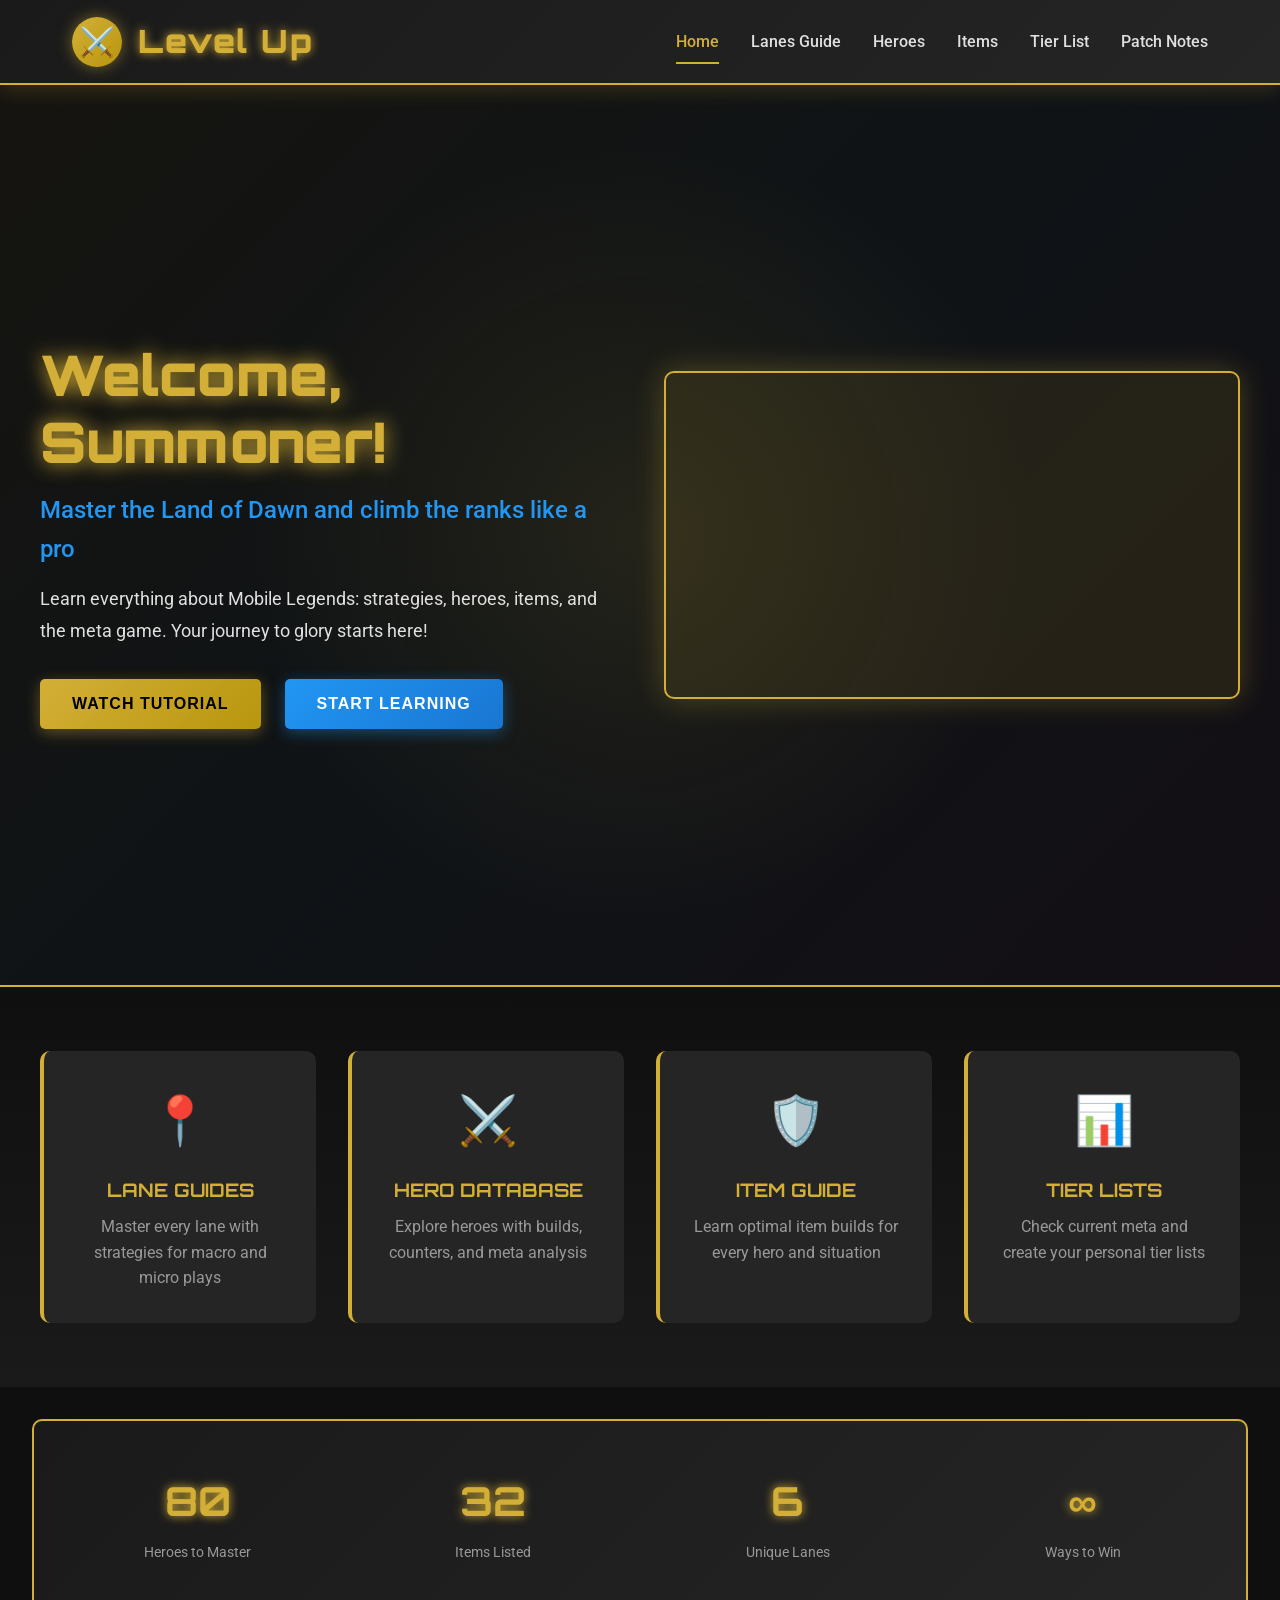
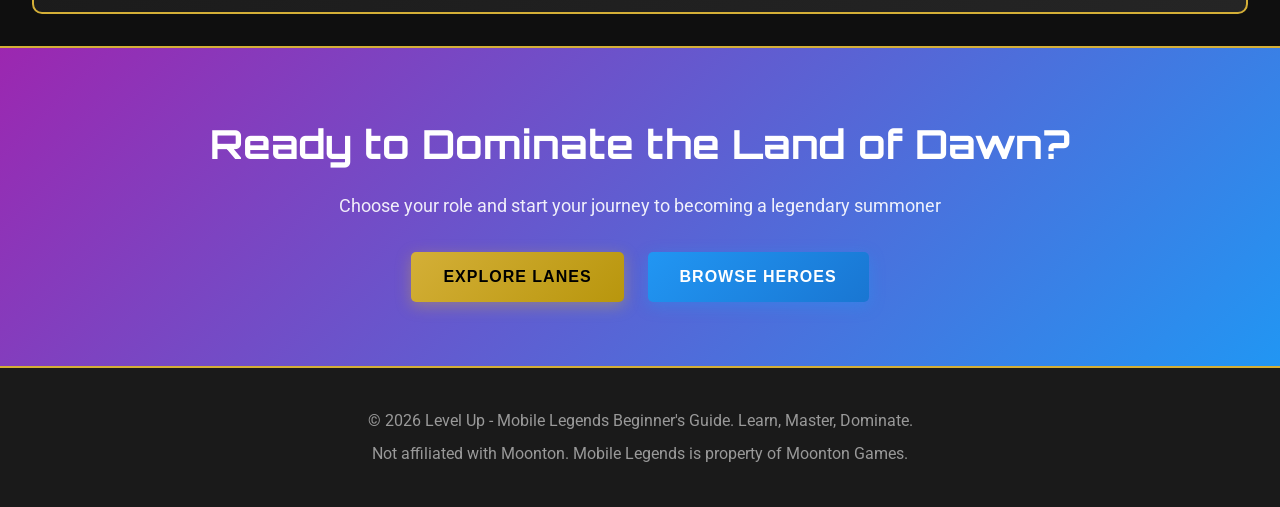
<file: index.html>
<!DOCTYPE html>
<html lang="en">
<head>
    <meta charset="UTF-8">
    <meta name="viewport" content="width=device-width, initial-scale=1.0">
    <title>Level Up - Mobile Legends Beginner's Guide</title>
    <link rel="stylesheet" href="assets/css/style.css">
    <link rel="stylesheet" href="assets/css/animations.css">
    <link href="https://fonts.googleapis.com/css2?family=Orbitron:wght@400;700;900&family=Roboto:wght@300;400;500;700&display=swap" rel="stylesheet">
</head>
<body>
    <!-- Header Section -->
    <header class="header sticky-header">
        <div class="header-container">
            <div class="logo-section">
                <div class="logo">
                    <div class="logo-text">⚔️</div>
                </div>
                <h1 class="brand-title">Level Up</h1>
            </div>
            <nav class="navigation">
                <ul class="nav-menu">
                    <li><a href="index.html" class="nav-link active">Home</a></li>
                    <li><a href="pages/lanes-guide.html" class="nav-link">Lanes Guide</a></li>
                    <li><a href="pages/heroes.html" class="nav-link">Heroes</a></li>
                    <li><a href="pages/items.html" class="nav-link">Items</a></li>
                    <li><a href="pages/tier-list.html" class="nav-link">Tier List</a></li>
                    <li><a href="pages/patch-notes.html" class="nav-link">Patch Notes</a></li>
                </ul>
                <div class="hamburger">
                    <span></span>
                    <span></span>
                    <span></span>
                </div>
            </nav>
        </div>
    </header>

    <!-- Hero Section -->
    <section class="hero" id="hero">
        <div class="hero-background"></div>
        <div class="hero-content">
            <div class="hero-text animate-fade-in">
                <h2 class="hero-title">Welcome, Summoner!</h2>
                <p class="hero-subtitle">Master the Land of Dawn and climb the ranks like a pro</p>
                <p class="hero-description">Learn everything about Mobile Legends: strategies, heroes, items, and the meta game. Your journey to glory starts here!</p>
                <div class="hero-buttons">
                    <button class="btn btn-primary" onclick="document.getElementById('video-container').scrollIntoView({behavior: 'smooth'})">Watch Tutorial</button>
                    <button class="btn btn-secondary" onclick="goToPage('pages/lanes-guide.html')">Start Learning</button>
                </div>
            </div>
            
            <div class="hero-video-container" id="video-container">
                <div class="video-wrapper animate-slide-up">
                    <div class="video-inner">
                        <iframe 
                            width="100%" 
                            height="100%" 
                            src="https://www.youtube.com/embed/kxqkoNRIzl4" 
                            title="Mobile Legends Tutorial"
                            frameborder="0" 
                            allow="accelerometer; autoplay; clipboard-write; encrypted-media; gyroscope; picture-in-picture; web-share" 
                            allowfullscreen>
                        </iframe>
                    </div>
                </div>
            </div>
        </div>
    </section>

    <!-- Features Section -->
    <section class="features">
        <div class="features-container">
            <div class="feature-card animate-on-scroll">
                <div class="feature-icon">📍</div>
                <h3>Lane Guides</h3>
                <p>Master every lane with strategies for macro and micro plays</p>
            </div>
            <div class="feature-card animate-on-scroll">
                <div class="feature-icon">⚔️</div>
                <h3>Hero Database</h3>
                <p>Explore heroes with builds, counters, and meta analysis</p>
            </div>
            <div class="feature-card animate-on-scroll">
                <div class="feature-icon">🛡️</div>
                <h3>Item Guide</h3>
                <p>Learn optimal item builds for every hero and situation</p>
            </div>
            <div class="feature-card animate-on-scroll">
                <div class="feature-icon">📊</div>
                <h3>Tier Lists</h3>
                <p>Check current meta and create your personal tier lists</p>
            </div>
        </div>
    </section>

    <!-- Quick Stats -->
    <section class="quick-stats">
        <div class="stats-container">
            <div class="stat-item">
                <h4>135</h4>
                <p>Heroes to Master</p>
            </div>
            <div class="stat-item">
                <h4>50+</h4>
                <p>Items Listed</p>
            </div>
            <div class="stat-item">
                <h4>6</h4>
                <p>Unique Lanes</p>
            </div>
            <div class="stat-item">
                <h4>∞</h4>
                <p>Ways to Win</p>
            </div>
        </div>
    </section>

    <!-- Call to Action -->
    <section class="cta">
        <div class="cta-content">
            <h2>Ready to Dominate the Land of Dawn?</h2>
            <p>Choose your role and start your journey to becoming a legendary summoner</p>
            <div class="cta-buttons">
                <button class="btn btn-primary" onclick="goToPage('pages/lanes-guide.html')">Explore Lanes</button>
                <button class="btn btn-secondary" onclick="goToPage('pages/heroes.html')">Browse Heroes</button>
            </div>
        </div>
    </section>

    <!-- Footer -->
    <footer class="footer">
        <div class="footer-content">
            <p>&copy; 2026 Level Up - Mobile Legends Beginner's Guide. Learn, Master, Dominate.</p>
            <p>Not affiliated with Moonton. Mobile Legends is property of Moonton Games.</p>
        </div>
    </footer>

    <script src="https://code.jquery.com/jquery-3.6.0.min.js"></script>
    <script src="assets/js/main.js"></script>
    <script src="assets/js/animations.js"></script>
</body>
</html>
</file>
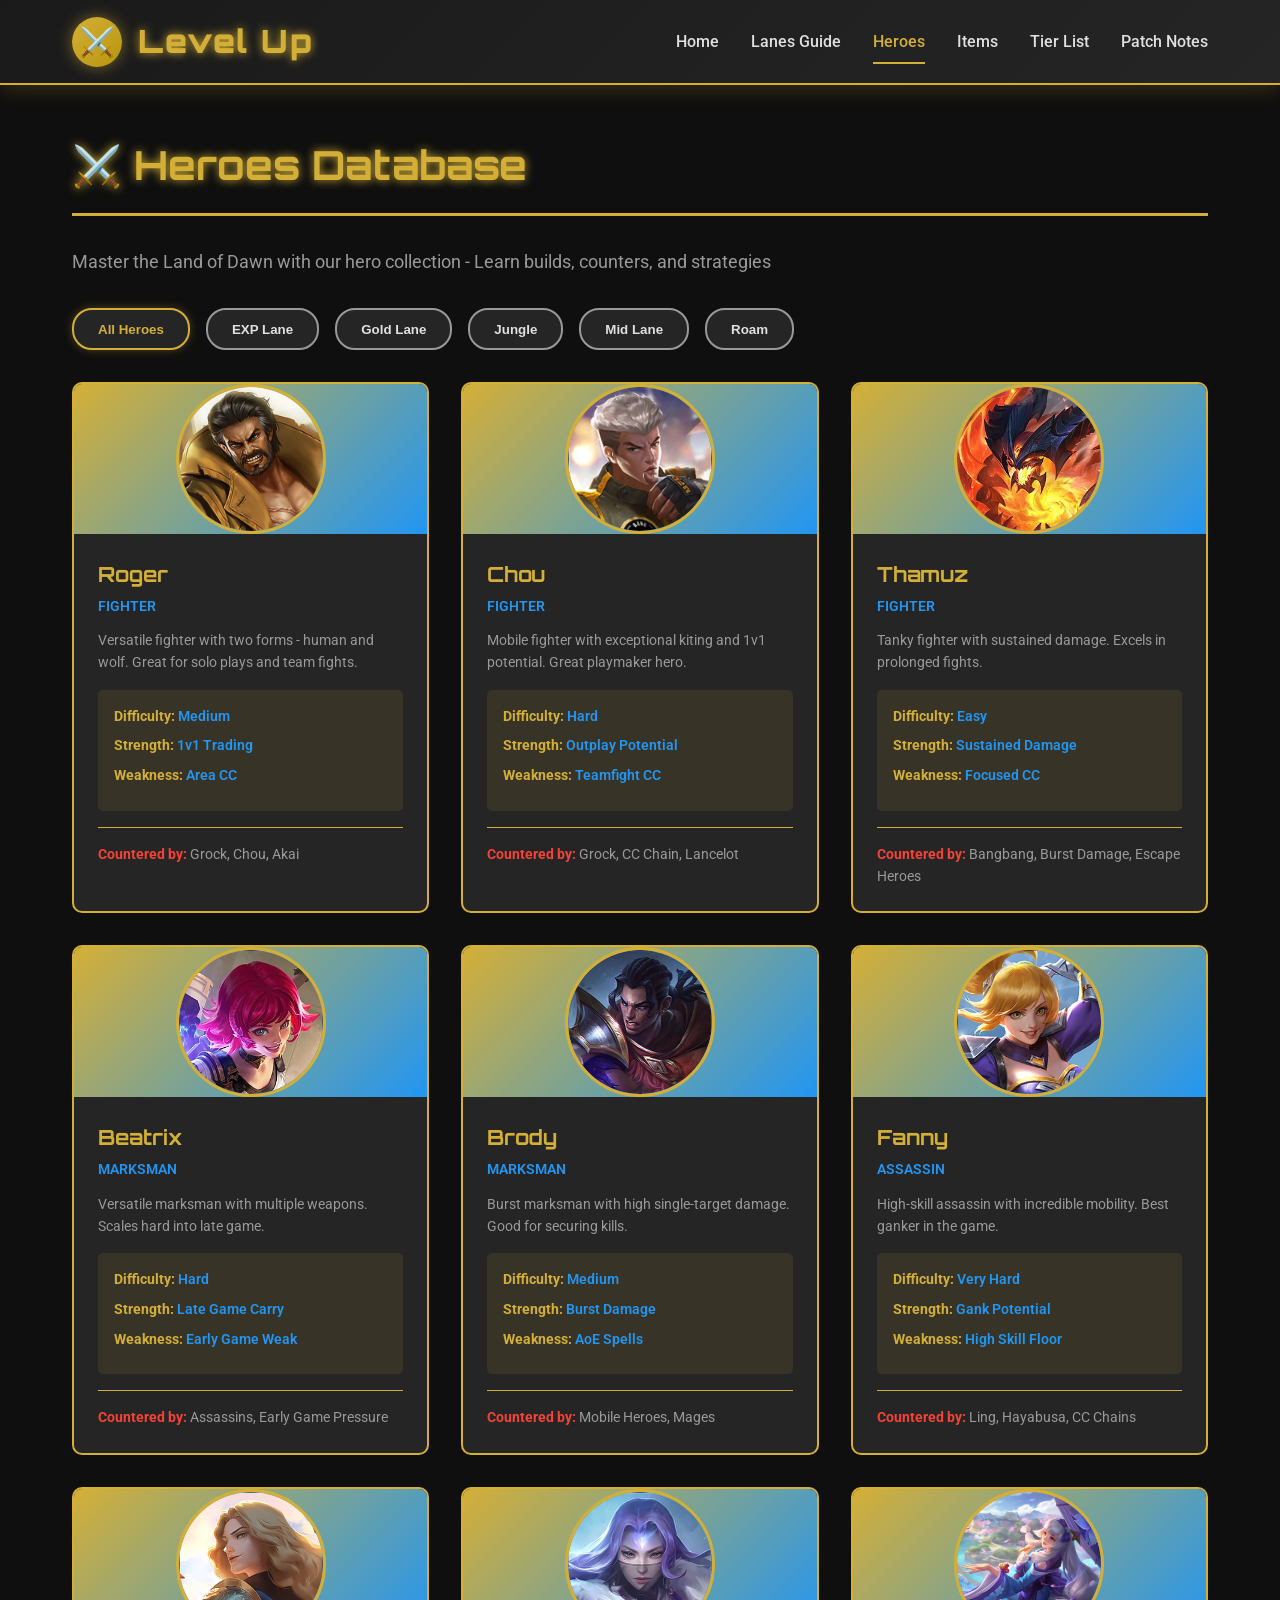
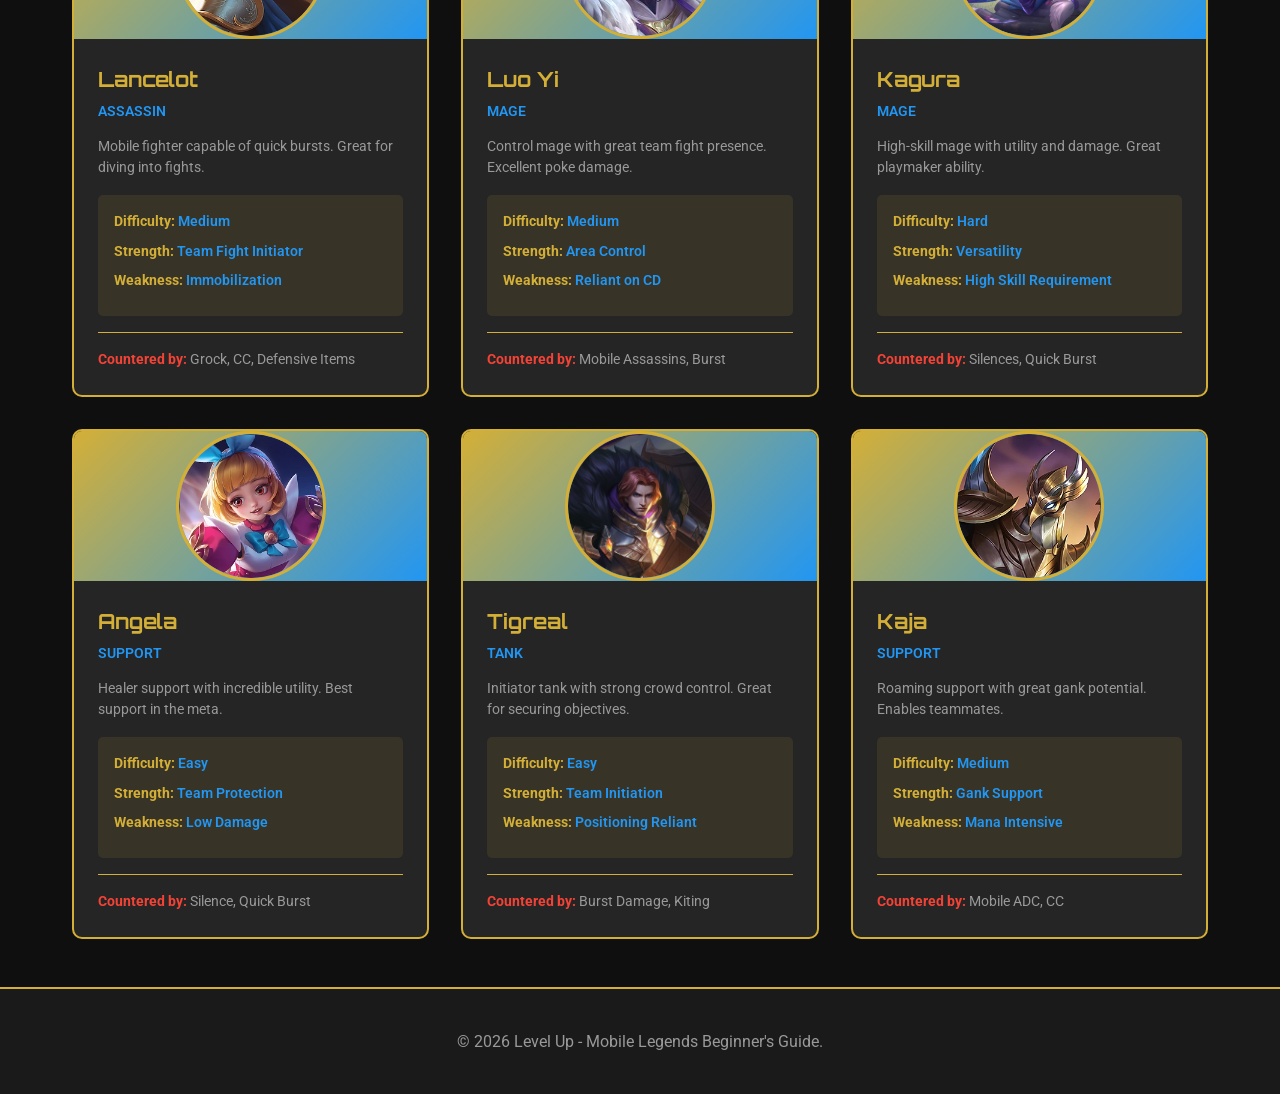
<file: pages/heroes.html>
<!DOCTYPE html>
<html lang="en">
<head>
    <meta charset="UTF-8">
    <meta name="viewport" content="width=device-width, initial-scale=1.0">
    <title>Heroes - Level Up</title>
    <link rel="stylesheet" href="../assets/css/style.css">
    <link rel="stylesheet" href="../assets/css/animations.css">
    <link href="https://fonts.googleapis.com/css2?family=Orbitron:wght@400;700;900&family=Roboto:wght@300;400;500;700&display=swap" rel="stylesheet">
</head>
<body>
    <!-- Header -->
    <header class="header sticky-header">
        <div class="header-container">
            <div class="logo-section">
                <div class="logo">
                    <div class="logo-text">⚔️</div>
                </div>
                <h1 class="brand-title">Level Up</h1>
            </div>
            
            <nav class="navigation">
                <ul class="nav-menu">
                    <li><a href="../index.html" class="nav-link">Home</a></li>
                    <li><a href="lanes-guide.html" class="nav-link">Lanes Guide</a></li>
                    <li><a href="heroes.html" class="nav-link active">Heroes</a></li>
                    <li><a href="items.html" class="nav-link">Items</a></li>
                    <li><a href="tier-list.html" class="nav-link">Tier List</a></li>
                    <li><a href="patch-notes.html" class="nav-link">Patch Notes</a></li>
                </ul>
                <div class="hamburger">
                    <span></span>
                    <span></span>
                    <span></span>
                </div>
            </nav>
        </div>
    </header>

    <div class="page-container">
        <h1 class="page-title">⚔️ Heroes Database</h1>
        <p class="page-subtitle">Master the Land of Dawn with our hero collection - Learn builds, counters, and strategies</p>

        <!-- Filter Section -->
        <div class="filter-container">
            <button class="filter-btn active" onclick="filterHeroes('all')">All Heroes</button>
            <button class="filter-btn" onclick="filterHeroes('exp')">EXP Lane</button>
            <button class="filter-btn" onclick="filterHeroes('gold')">Gold Lane</button>
            <button class="filter-btn" onclick="filterHeroes('jungle')">Jungle</button>
            <button class="filter-btn" onclick="filterHeroes('mid')">Mid Lane</button>
            <button class="filter-btn" onclick="filterHeroes('roam')">Roam</button>
        </div>

        <!-- Heroes Grid -->
        <div class="hero-grid" id="heroGrid">
            <!-- EXP Lane Heroes -->
            <div class="hero-card animate-on-scroll" data-lane="exp">
                <div class="hero-card-header">
                    <div class="hero-icon" style="width: 150px; height: 150px; border-radius: 50%; overflow: hidden; display: flex; align-items: center; justify-content: center; margin: 0 auto; border: 3px solid var(--primary-color);"><img src="../Hero Icons/ROGER.jpg" alt="Roger" style="width: 100%; height: 100%; object-fit: cover;"></div>
                </div>
                <div class="hero-card-body">
                    <h3 class="hero-name">Roger</h3>
                    <p class="hero-class">Fighter</p>
                    <p class="hero-description">Versatile fighter with two forms - human and wolf. Great for solo plays and team fights.</p>
                    
                    <div class="hero-details">
                        <div class="detail-item">
                            <strong>Difficulty:</strong> <span>Medium</span>
                        </div>
                        <div class="detail-item">
                            <strong>Strength:</strong> <span>1v1 Trading</span>
                        </div>
                        <div class="detail-item">
                            <strong>Weakness:</strong> <span>Area CC</span>
                        </div>
                    </div>

                    <div class="hero-counters">
                        <p><strong>Countered by:</strong> Grock, Chou, Akai</p>
                    </div>
                </div>
            </div>

            <div class="hero-card animate-on-scroll" data-lane="exp">
                <div class="hero-card-header">
                    <div class="hero-icon" style="width: 150px; height: 150px; border-radius: 50%; overflow: hidden; display: flex; align-items: center; justify-content: center; margin: 0 auto; border: 3px solid var(--primary-color);"><img src="../Hero Icons/CHOU.jpg" alt="Chou" style="width: 100%; height: 100%; object-fit: cover;"></div>
                </div>
                <div class="hero-card-body">
                    <h3 class="hero-name">Chou</h3>
                    <p class="hero-class">Fighter</p>
                    <p class="hero-description">Mobile fighter with exceptional kiting and 1v1 potential. Great playmaker hero.</p>
                    
                    <div class="hero-details">
                        <div class="detail-item">
                            <strong>Difficulty:</strong> <span>Hard</span>
                        </div>
                        <div class="detail-item">
                            <strong>Strength:</strong> <span>Outplay Potential</span>
                        </div>
                        <div class="detail-item">
                            <strong>Weakness:</strong> <span>Teamfight CC</span>
                        </div>
                    </div>

                    <div class="hero-counters">
                        <p><strong>Countered by:</strong> Grock, CC Chain, Lancelot</p>
                    </div>
                </div>
            </div>

            <div class="hero-card animate-on-scroll" data-lane="exp">
                <div class="hero-card-header">
                    <div class="hero-icon" style="width: 150px; height: 150px; border-radius: 50%; overflow: hidden; display: flex; align-items: center; justify-content: center; margin: 0 auto; border: 3px solid var(--primary-color);"><img src="../Hero Icons/THAMUZ.jpg" alt="Thamuz" style="width: 100%; height: 100%; object-fit: cover;"></div>
                </div>
                <div class="hero-card-body">
                    <h3 class="hero-name">Thamuz</h3>
                    <p class="hero-class">Fighter</p>
                    <p class="hero-description">Tanky fighter with sustained damage. Excels in prolonged fights.</p>
                    
                    <div class="hero-details">
                        <div class="detail-item">
                            <strong>Difficulty:</strong> <span>Easy</span>
                        </div>
                        <div class="detail-item">
                            <strong>Strength:</strong> <span>Sustained Damage</span>
                        </div>
                        <div class="detail-item">
                            <strong>Weakness:</strong> <span>Focused CC</span>
                        </div>
                    </div>

                    <div class="hero-counters">
                        <p><strong>Countered by:</strong> Bangbang, Burst Damage, Escape Heroes</p>
                    </div>
                </div>
            </div>

            <!-- Gold Lane Heroes (Marksmen) -->
            <div class="hero-card animate-on-scroll" data-lane="gold">
                <div class="hero-card-header">
                    <div class="hero-icon" style="width: 150px; height: 150px; border-radius: 50%; overflow: hidden; display: flex; align-items: center; justify-content: center; margin: 0 auto; border: 3px solid var(--primary-color);"><img src="../Hero Icons/BEATRIX.jpg" alt="Beatrix" style="width: 100%; height: 100%; object-fit: cover;"></div>
                </div>
                <div class="hero-card-body">
                    <h3 class="hero-name">Beatrix</h3>
                    <p class="hero-class">Marksman</p>
                    <p class="hero-description">Versatile marksman with multiple weapons. Scales hard into late game.</p>
                    
                    <div class="hero-details">
                        <div class="detail-item">
                            <strong>Difficulty:</strong> <span>Hard</span>
                        </div>
                        <div class="detail-item">
                            <strong>Strength:</strong> <span>Late Game Carry</span>
                        </div>
                        <div class="detail-item">
                            <strong>Weakness:</strong> <span>Early Game Weak</span>
                        </div>
                    </div>

                    <div class="hero-counters">
                        <p><strong>Countered by:</strong> Assassins, Early Game Pressure</p>
                    </div>
                </div>
            </div>

            <div class="hero-card animate-on-scroll" data-lane="gold">
                <div class="hero-card-header">
                    <div class="hero-icon" style="width: 150px; height: 150px; border-radius: 50%; overflow: hidden; display: flex; align-items: center; justify-content: center; margin: 0 auto; border: 3px solid var(--primary-color);"><img src="../Hero Icons/BRODY.jpg" alt="Brody" style="width: 100%; height: 100%; object-fit: cover;"></div>
                </div>
                <div class="hero-card-body">
                    <h3 class="hero-name">Brody</h3>
                    <p class="hero-class">Marksman</p>
                    <p class="hero-description">Burst marksman with high single-target damage. Good for securing kills.</p>
                    
                    <div class="hero-details">
                        <div class="detail-item">
                            <strong>Difficulty:</strong> <span>Medium</span>
                        </div>
                        <div class="detail-item">
                            <strong>Strength:</strong> <span>Burst Damage</span>
                        </div>
                        <div class="detail-item">
                            <strong>Weakness:</strong> <span>AoE Spells</span>
                        </div>
                    </div>

                    <div class="hero-counters">
                        <p><strong>Countered by:</strong> Mobile Heroes, Mages</p>
                    </div>
                </div>
            </div>

            <!-- Jungle Heroes -->
            <div class="hero-card animate-on-scroll" data-lane="jungle">
                <div class="hero-card-header">
                    <div class="hero-icon" style="width: 150px; height: 150px; border-radius: 50%; overflow: hidden; display: flex; align-items: center; justify-content: center; margin: 0 auto; border: 3px solid var(--primary-color);"><img src="../Hero Icons/FANNY.jpg" alt="Fanny" style="width: 100%; height: 100%; object-fit: cover;"></div>
                </div>
                <div class="hero-card-body">
                    <h3 class="hero-name">Fanny</h3>
                    <p class="hero-class">Assassin</p>
                    <p class="hero-description">High-skill assassin with incredible mobility. Best ganker in the game.</p>
                    
                    <div class="hero-details">
                        <div class="detail-item">
                            <strong>Difficulty:</strong> <span>Very Hard</span>
                        </div>
                        <div class="detail-item">
                            <strong>Strength:</strong> <span>Gank Potential</span>
                        </div>
                        <div class="detail-item">
                            <strong>Weakness:</strong> <span>High Skill Floor</span>
                        </div>
                    </div>

                    <div class="hero-counters">
                        <p><strong>Countered by:</strong> Ling, Hayabusa, CC Chains</p>
                    </div>
                </div>
            </div>

            <div class="hero-card animate-on-scroll" data-lane="jungle">
                <div class="hero-card-header">
                    <div class="hero-icon" style="width: 150px; height: 150px; border-radius: 50%; overflow: hidden; display: flex; align-items: center; justify-content: center; margin: 0 auto; border: 3px solid var(--primary-color);"><img src="../Hero Icons/LANCELOT.jpg" alt="Lancelot" style="width: 100%; height: 100%; object-fit: cover;"></div>
                </div>
                <div class="hero-card-body">
                    <h3 class="hero-name">Lancelot</h3>
                    <p class="hero-class">Assassin</p>
                    <p class="hero-description">Mobile fighter capable of quick bursts. Great for diving into fights.</p>
                    
                    <div class="hero-details">
                        <div class="detail-item">
                            <strong>Difficulty:</strong> <span>Medium</span>
                        </div>
                        <div class="detail-item">
                            <strong>Strength:</strong> <span>Team Fight Initiator</span>
                        </div>
                        <div class="detail-item">
                            <strong>Weakness:</strong> <span>Immobilization</span>
                        </div>
                    </div>

                    <div class="hero-counters">
                        <p><strong>Countered by:</strong> Grock, CC, Defensive Items</p>
                    </div>
                </div>
            </div>

            <!-- Mid Lane Heroes -->
            <div class="hero-card animate-on-scroll" data-lane="mid">
                <div class="hero-card-header">
                    <div class="hero-icon" style="width: 150px; height: 150px; border-radius: 50%; overflow: hidden; display: flex; align-items: center; justify-content: center; margin: 0 auto; border: 3px solid var(--primary-color);"><img src="../Hero Icons/LUOYI.jpg" alt="Luo Yi" style="width: 100%; height: 100%; object-fit: cover;"></div>
                </div>
                <div class="hero-card-body">
                    <h3 class="hero-name">Luo Yi</h3>
                    <p class="hero-class">Mage</p>
                    <p class="hero-description">Control mage with great team fight presence. Excellent poke damage.</p>
                    
                    <div class="hero-details">
                        <div class="detail-item">
                            <strong>Difficulty:</strong> <span>Medium</span>
                        </div>
                        <div class="detail-item">
                            <strong>Strength:</strong> <span>Area Control</span>
                        </div>
                        <div class="detail-item">
                            <strong>Weakness:</strong> <span>Reliant on CD</span>
                        </div>
                    </div>

                    <div class="hero-counters">
                        <p><strong>Countered by:</strong> Mobile Assassins, Burst</p>
                    </div>
                </div>
            </div>

            <div class="hero-card animate-on-scroll" data-lane="mid">
                <div class="hero-card-header">
                    <div class="hero-icon" style="width: 150px; height: 150px; border-radius: 50%; overflow: hidden; display: flex; align-items: center; justify-content: center; margin: 0 auto; border: 3px solid var(--primary-color);"><img src="../Hero Icons/KAGURA.jpg" alt="Kagura" style="width: 100%; height: 100%; object-fit: cover;"></div>
                </div>
                <div class="hero-card-body">
                    <h3 class="hero-name">Kagura</h3>
                    <p class="hero-class">Mage</p>
                    <p class="hero-description">High-skill mage with utility and damage. Great playmaker ability.</p>
                    
                    <div class="hero-details">
                        <div class="detail-item">
                            <strong>Difficulty:</strong> <span>Hard</span>
                        </div>
                        <div class="detail-item">
                            <strong>Strength:</strong> <span>Versatility</span>
                        </div>
                        <div class="detail-item">
                            <strong>Weakness:</strong> <span>High Skill Requirement</span>
                        </div>
                    </div>

                    <div class="hero-counters">
                        <p><strong>Countered by:</strong> Silences, Quick Burst</p>
                    </div>
                </div>
            </div>

            <!-- Roam Heroes -->
            <div class="hero-card animate-on-scroll" data-lane="roam">
                <div class="hero-card-header">
                    <div class="hero-icon" style="width: 150px; height: 150px; border-radius: 50%; overflow: hidden; display: flex; align-items: center; justify-content: center; margin: 0 auto; border: 3px solid var(--primary-color);"><img src="../Hero Icons/ANGELA.jpg" alt="Angela" style="width: 100%; height: 100%; object-fit: cover;"></div>
                </div>
                <div class="hero-card-body">
                    <h3 class="hero-name">Angela</h3>
                    <p class="hero-class">Support</p>
                    <p class="hero-description">Healer support with incredible utility. Best support in the meta.</p>
                    
                    <div class="hero-details">
                        <div class="detail-item">
                            <strong>Difficulty:</strong> <span>Easy</span>
                        </div>
                        <div class="detail-item">
                            <strong>Strength:</strong> <span>Team Protection</span>
                        </div>
                        <div class="detail-item">
                            <strong>Weakness:</strong> <span>Low Damage</span>
                        </div>
                    </div>

                    <div class="hero-counters">
                        <p><strong>Countered by:</strong> Silence, Quick Burst</p>
                    </div>
                </div>
            </div>

            <div class="hero-card animate-on-scroll" data-lane="roam">
                <div class="hero-card-header">
                    <div class="hero-icon" style="width: 150px; height: 150px; border-radius: 50%; overflow: hidden; display: flex; align-items: center; justify-content: center; margin: 0 auto; border: 3px solid var(--primary-color);"><img src="../Hero Icons/TIGREAL.jpg" alt="Tigreal" style="width: 100%; height: 100%; object-fit: cover;"></div>
                </div>
                <div class="hero-card-body">
                    <h3 class="hero-name">Tigreal</h3>
                    <p class="hero-class">Tank</p>
                    <p class="hero-description">Initiator tank with strong crowd control. Great for securing objectives.</p>
                    
                    <div class="hero-details">
                        <div class="detail-item">
                            <strong>Difficulty:</strong> <span>Easy</span>
                        </div>
                        <div class="detail-item">
                            <strong>Strength:</strong> <span>Team Initiation</span>
                        </div>
                        <div class="detail-item">
                            <strong>Weakness:</strong> <span>Positioning Reliant</span>
                        </div>
                    </div>

                    <div class="hero-counters">
                        <p><strong>Countered by:</strong> Burst Damage, Kiting</p>
                    </div>
                </div>
            </div>

            <div class="hero-card animate-on-scroll" data-lane="roam">
                <div class="hero-card-header">
                    <div class="hero-icon" style="width: 150px; height: 150px; border-radius: 50%; overflow: hidden; display: flex; align-items: center; justify-content: center; margin: 0 auto; border: 3px solid var(--primary-color);"><img src="../Hero Icons/KAJA.jpg" alt="Kaja" style="width: 100%; height: 100%; object-fit: cover;"></div>
                </div>
                <div class="hero-card-body">
                    <h3 class="hero-name">Kaja</h3>
                    <p class="hero-class">Support</p>
                    <p class="hero-description">Roaming support with great gank potential. Enables teammates.</p>
                    
                    <div class="hero-details">
                        <div class="detail-item">
                            <strong>Difficulty:</strong> <span>Medium</span>
                        </div>
                        <div class="detail-item">
                            <strong>Strength:</strong> <span>Gank Support</span>
                        </div>
                        <div class="detail-item">
                            <strong>Weakness:</strong> <span>Mana Intensive</span>
                        </div>
                    </div>

                    <div class="hero-counters">
                        <p><strong>Countered by:</strong> Mobile ADC, CC</p>
                    </div>
                </div>
            </div>
        </div>
    </div>

    <!-- Footer -->
    <footer class="footer">
        <div class="footer-content">
            <p>&copy; 2026 Level Up - Mobile Legends Beginner's Guide.</p>
        </div>
    </footer>

    <style>
        .hero-grid {
            display: grid;
            grid-template-columns: repeat(auto-fill, minmax(280px, 1fr));
            gap: 2rem;
        }

        .hero-card {
            background: var(--bg-dark-3);
            border: 2px solid var(--primary-color);
            border-radius: 10px;
            overflow: hidden;
            transition: all 0.3s ease;
            cursor: pointer;
        }

        .hero-card:hover {
            transform: translateY(-15px);
            box-shadow: 0 15px 40px rgba(212, 175, 55, 0.4);
            border-color: var(--accent-blue);
        }

        .hero-card-header {
            height: 150px;
            background: linear-gradient(135deg, var(--primary-color), var(--accent-blue));
            display: flex;
            align-items: center;
            justify-content: center;
            position: relative;
            overflow: hidden;
        }

        .hero-card-header::before {
            content: '';
            position: absolute;
            top: 0;
            left: -100%;
            width: 100%;
            height: 100%;
            background: linear-gradient(90deg, transparent, rgba(255, 255, 255, 0.3), transparent);
            transition: left 0.5s;
        }

        .hero-card:hover .hero-card-header::before {
            left: 100%;
        }

        .hero-icon {
            font-size: 5rem;
            text-shadow: 0 0 20px rgba(0, 0, 0, 0.5);
        }

        .hero-card-body {
            padding: 1.5rem;
        }

        .hero-name {
            color: var(--primary-color);
            font-family: 'Orbitron', sans-serif;
            font-size: 1.3rem;
            margin-bottom: 0.3rem;
        }

        .hero-class {
            color: var(--accent-blue);
            font-weight: 600;
            font-size: 0.85rem;
            margin-bottom: 0.8rem;
            text-transform: uppercase;
        }

        .hero-description {
            color: var(--text-muted);
            font-size: 0.9rem;
            margin-bottom: 1rem;
            line-height: 1.5;
        }

        .hero-details {
            background: rgba(212, 175, 55, 0.1);
            padding: 1rem;
            border-radius: 5px;
            margin-bottom: 1rem;
        }

        .detail-item {
            color: var(--text-muted);
            font-size: 0.85rem;
            margin-bottom: 0.5rem;
        }

        .detail-item strong {
            color: var(--primary-color);
        }

        .detail-item span {
            color: var(--accent-blue);
            font-weight: 600;
        }

        .hero-counters {
            padding-top: 1rem;
            border-top: 1px solid var(--primary-color);
        }

        .hero-counters p {
            color: var(--text-muted);
            font-size: 0.85rem;
        }

        .hero-counters strong {
            color: var(--accent-red);
        }

        @media (max-width: 768px) {
            .hero-grid {
                grid-template-columns: repeat(auto-fill, minmax(200px, 1fr));
                gap: 1rem;
            }

            .hero-icon {
                font-size: 3rem;
            }
        }
    </style>

    <script src="https://code.jquery.com/jquery-3.6.0.min.js"></script>
    <script src="../assets/js/main.js"></script>
    <script src="../assets/js/animations.js"></script>
    <script>
        function filterHeroes(lane) {
            const cards = document.querySelectorAll('.hero-card');
            const buttons = document.querySelectorAll('.filter-btn');

            // Update active button
            buttons.forEach(btn => btn.classList.remove('active'));
            event.target.classList.add('active');

            // Filter cards
            cards.forEach(card => {
                if (lane === 'all' || card.getAttribute('data-lane') === lane) {
                    card.style.display = 'block';
                    setTimeout(() => {
                        card.style.opacity = '1';
                    }, 10);
                } else {
                    card.style.display = 'none';
                    card.style.opacity = '0';
                }
            });
        }
    </script>
</body>
</html>
</file>
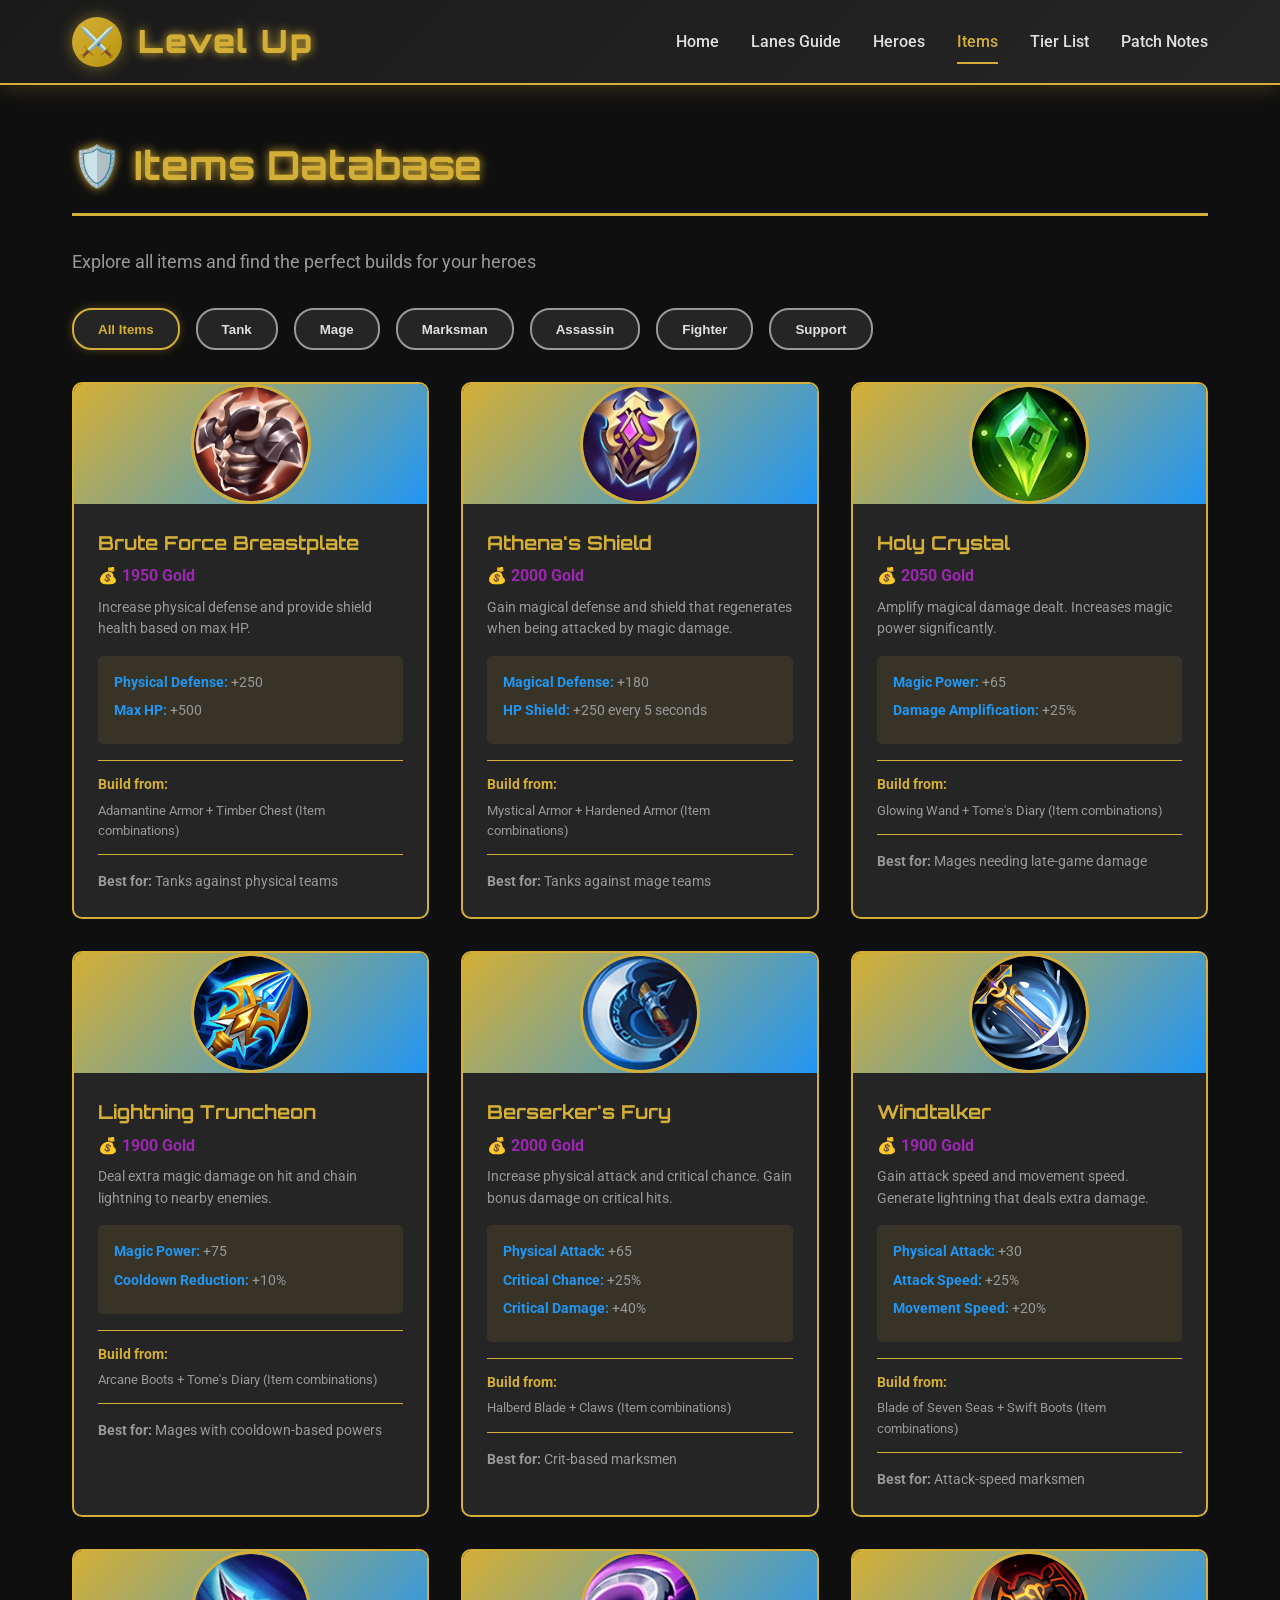
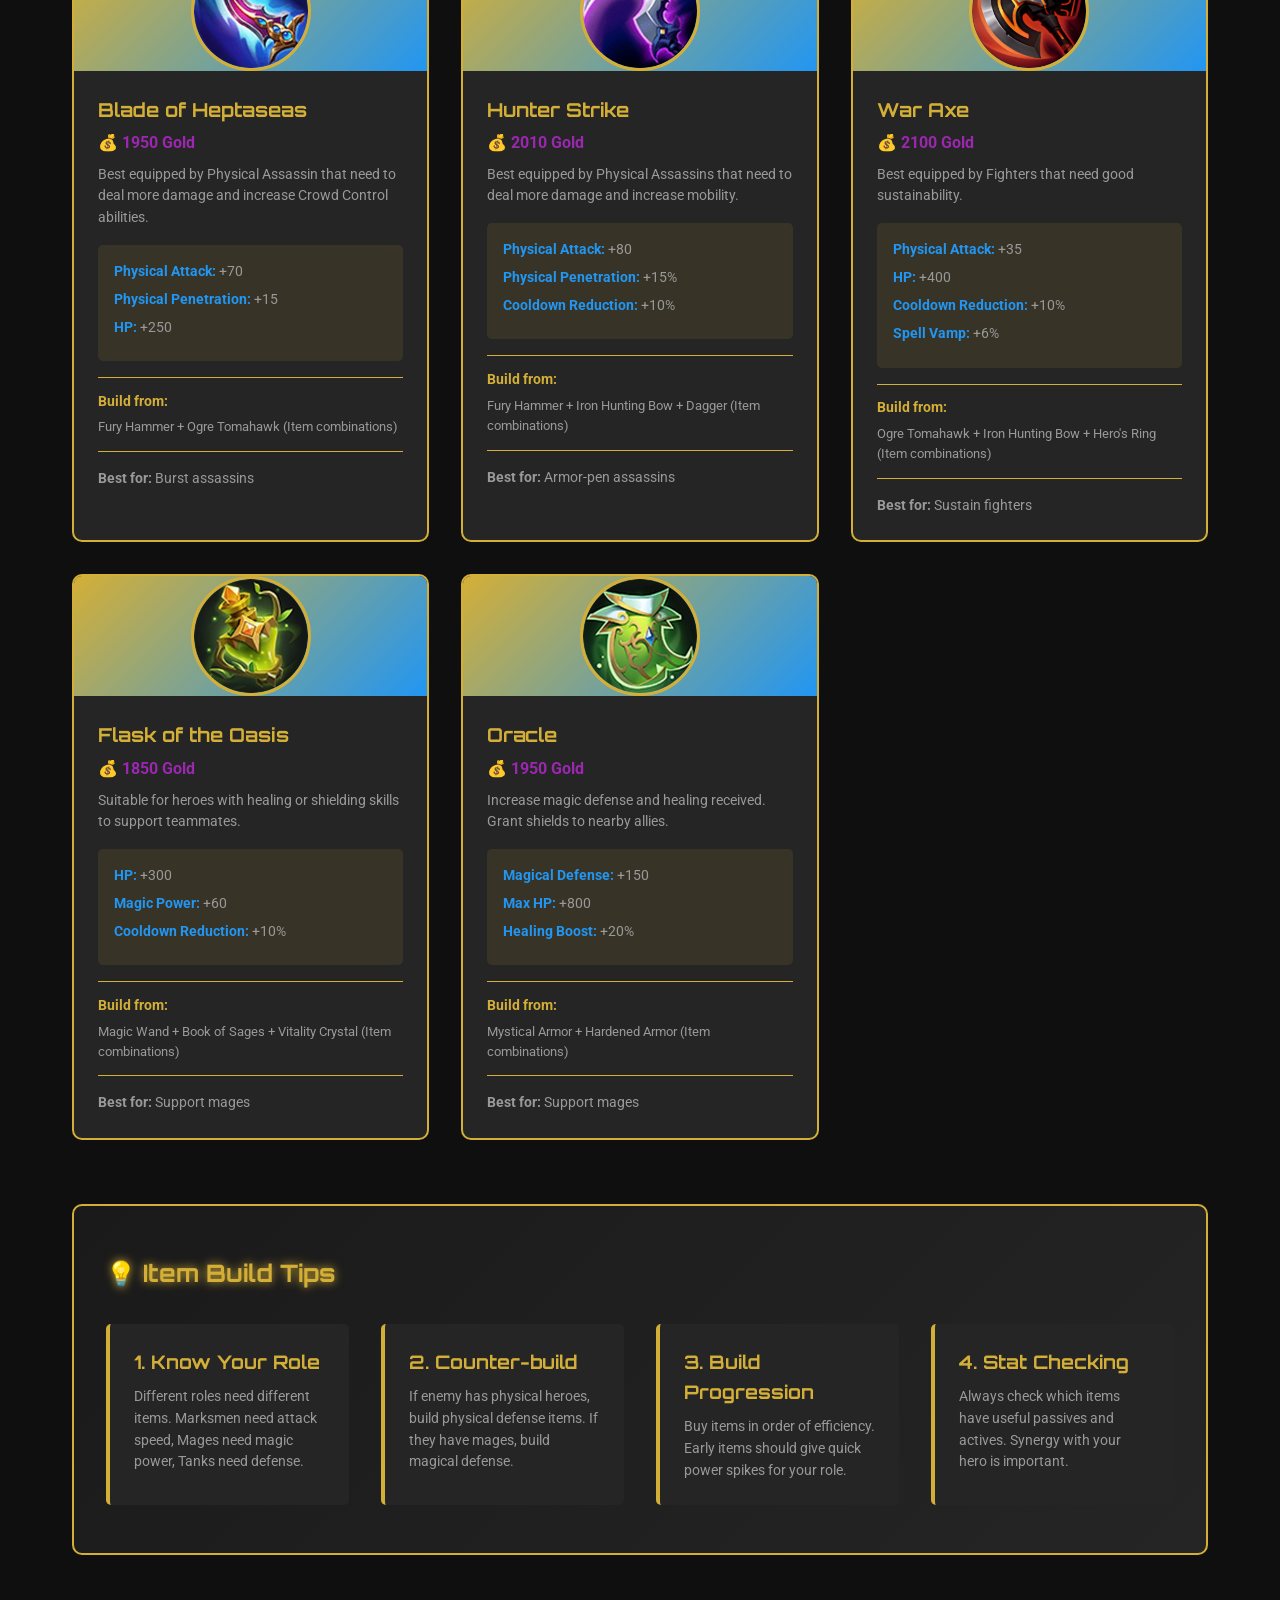
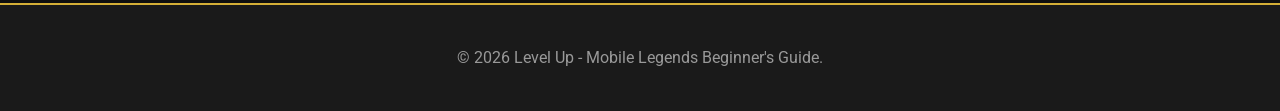
<file: pages/items.html>
<!DOCTYPE html>
<html lang="en">
<head>
    <meta charset="UTF-8">
    <meta name="viewport" content="width=device-width, initial-scale=1.0">
    <title>Items - Level Up</title>
    <link rel="stylesheet" href="../assets/css/style.css">
    <link rel="stylesheet" href="../assets/css/animations.css">
    <link href="https://fonts.googleapis.com/css2?family=Orbitron:wght@400;700;900&family=Roboto:wght@300;400;500;700&display=swap" rel="stylesheet">
</head>
<body>
    <!-- Header -->
    <header class="header sticky-header">
        <div class="header-container">
            <div class="logo-section">
                <div class="logo">
                    <div class="logo-text">⚔️</div>
                </div>
                <h1 class="brand-title">Level Up</h1>
            </div>
            
            <nav class="navigation">
                <ul class="nav-menu">
                    <li><a href="../index.html" class="nav-link">Home</a></li>
                    <li><a href="lanes-guide.html" class="nav-link">Lanes Guide</a></li>
                    <li><a href="heroes.html" class="nav-link">Heroes</a></li>
                    <li><a href="items.html" class="nav-link active">Items</a></li>
                    <li><a href="tier-list.html" class="nav-link">Tier List</a></li>
                    <li><a href="patch-notes.html" class="nav-link">Patch Notes</a></li>
                </ul>
                <div class="hamburger">
                    <span></span>
                    <span></span>
                    <span></span>
                </div>
            </nav>
        </div>
    </header>

    <div class="page-container">
        <h1 class="page-title">🛡️ Items Database</h1>
        <p class="page-subtitle">Explore all items and find the perfect builds for your heroes</p>

        <!-- Filter Section -->
        <div class="filter-container">
            <button class="filter-btn active" onclick="filterItems(this, 'all')">All Items</button>
            <button class="filter-btn" onclick="filterItems(this, 'tank')">Tank</button>
            <button class="filter-btn" onclick="filterItems(this, 'mage')">Mage</button>
            <button class="filter-btn" onclick="filterItems(this, 'marksman')">Marksman</button>
            <button class="filter-btn" onclick="filterItems(this, 'assassin')">Assassin</button>
            <button class="filter-btn" onclick="filterItems(this, 'fighter')">Fighter</button>
            <button class="filter-btn" onclick="filterItems(this, 'support')">Support</button>
        </div>

        <!-- Items Grid -->
        <div class="items-grid" id="itemsGrid">
            <!-- Tank Items -->
            <div class="item-card animate-on-scroll" data-category="tank">
                <div class="item-header">
                    <div class="item-icon" style="width: 120px; height: 120px; border-radius: 50%; overflow: hidden; display: flex; align-items: center; justify-content: center; margin: 0 auto; border: 3px solid var(--primary-color);"><img src="../Item Icons/BRUTEFORCE.jpg" alt="Brute Force Breastplate" style="width: 100%; height: 100%; object-fit: cover;"></div>
                </div>
                <div class="item-body">
                    <h3 class="item-name">Brute Force Breastplate</h3>
                    <p class="item-price">💰 1950 Gold</p>
                    <p class="item-description">Increase physical defense and provide shield health based on max HP.</p>
                    
                    <div class="item-stats">
                        <div class="stat-line"><strong>Physical Defense:</strong> +250</div>
                        <div class="stat-line"><strong>Max HP:</strong> +500</div>
                    </div>

                    <div class="item-components">
                        <h4>Build from:</h4>
                        <p>Adamantine Armor + Timber Chest (Item combinations)</p>
                    </div>

                    <div class="item-use-case">
                        <p><strong>Best for:</strong> Tanks against physical teams</p>
                    </div>
                </div>
            </div>

            <div class="item-card animate-on-scroll" data-category="tank">
                <div class="item-header">
                    <div class="item-icon" style="width: 120px; height: 120px; border-radius: 50%; overflow: hidden; display: flex; align-items: center; justify-content: center; margin: 0 auto; border: 3px solid var(--primary-color);"><img src="../Item Icons/ATHENASHIELD.jpg" alt="Athena's Shield" style="width: 100%; height: 100%; object-fit: cover;"></div>
                </div>
                <div class="item-body">
                    <h3 class="item-name">Athena's Shield</h3>
                    <p class="item-price">💰 2000 Gold</p>
                    <p class="item-description">Gain magical defense and shield that regenerates when being attacked by magic damage.</p>
                    
                    <div class="item-stats">
                        <div class="stat-line"><strong>Magical Defense:</strong> +180</div>
                        <div class="stat-line"><strong>HP Shield:</strong> +250 every 5 seconds</div>
                    </div>

                    <div class="item-components">
                        <h4>Build from:</h4>
                        <p>Mystical Armor + Hardened Armor (Item combinations)</p>
                    </div>

                    <div class="item-use-case">
                        <p><strong>Best for:</strong> Tanks against mage teams</p>
                    </div>
                </div>
            </div>

            <!-- Mage Items -->
            <div class="item-card animate-on-scroll" data-category="mage">
                <div class="item-header">
                    <div class="item-icon" style="width: 120px; height: 120px; border-radius: 50%; overflow: hidden; display: flex; align-items: center; justify-content: center; margin: 0 auto; border: 3px solid var(--primary-color);"><img src="../Item Icons/HOLYCRYSTAL.jpeg" alt="Holy Crystal" style="width: 100%; height: 100%; object-fit: cover;"></div>
                </div>
                <div class="item-body">
                    <h3 class="item-name">Holy Crystal</h3>
                    <p class="item-price">💰 2050 Gold</p>
                    <p class="item-description">Amplify magical damage dealt. Increases magic power significantly.</p>
                    
                    <div class="item-stats">
                        <div class="stat-line"><strong>Magic Power:</strong> +65</div>
                        <div class="stat-line"><strong>Damage Amplification:</strong> +25%</div>
                    </div>

                    <div class="item-components">
                        <h4>Build from:</h4>
                        <p>Glowing Wand + Tome's Diary (Item combinations)</p>
                    </div>

                    <div class="item-use-case">
                        <p><strong>Best for:</strong> Mages needing late-game damage</p>
                    </div>
                </div>
            </div>

            <div class="item-card animate-on-scroll" data-category="mage">
                <div class="item-header">
                    <div class="item-icon" style="width: 120px; height: 120px; border-radius: 50%; overflow: hidden; display: flex; align-items: center; justify-content: center; margin: 0 auto; border: 3px solid var(--primary-color);"><img src="../Item Icons/LIGHTNINGTRUNCHEON.jpg" alt="Lightning Truncheon" style="width: 100%; height: 100%; object-fit: cover;"></div>
                </div>
                <div class="item-body">
                    <h3 class="item-name">Lightning Truncheon</h3>
                    <p class="item-price">💰 1900 Gold</p>
                    <p class="item-description">Deal extra magic damage on hit and chain lightning to nearby enemies.</p>
                    
                    <div class="item-stats">
                        <div class="stat-line"><strong>Magic Power:</strong> +75</div>
                        <div class="stat-line"><strong>Cooldown Reduction:</strong> +10%</div>
                    </div>

                    <div class="item-components">
                        <h4>Build from:</h4>
                        <p>Arcane Boots + Tome's Diary (Item combinations)</p>
                    </div>

                    <div class="item-use-case">
                        <p><strong>Best for:</strong> Mages with cooldown-based powers</p>
                    </div>
                </div>
            </div>

            <!-- Marksman Items -->
            <div class="item-card animate-on-scroll" data-category="marksman">
                <div class="item-header">
                    <div class="item-icon" style="width: 120px; height: 120px; border-radius: 50%; overflow: hidden; display: flex; align-items: center; justify-content: center; margin: 0 auto; border: 3px solid var(--primary-color);"><img src="../Item Icons/BERSERKER'SFURY.jpg" alt="Berserker's Fury" style="width: 100%; height: 100%; object-fit: cover;"></div>
                </div>
                <div class="item-body">
                    <h3 class="item-name">Berserker's Fury</h3>
                    <p class="item-price">💰 2000 Gold</p>
                    <p class="item-description">Increase physical attack and critical chance. Gain bonus damage on critical hits.</p>
                    
                    <div class="item-stats">
                        <div class="stat-line"><strong>Physical Attack:</strong> +65</div>
                        <div class="stat-line"><strong>Critical Chance:</strong> +25%</div>
                        <div class="stat-line"><strong>Critical Damage:</strong> +40%</div>
                    </div>

                    <div class="item-components">
                        <h4>Build from:</h4>
                        <p>Halberd Blade + Claws (Item combinations)</p>
                    </div>

                    <div class="item-use-case">
                        <p><strong>Best for:</strong> Crit-based marksmen</p>
                    </div>
                </div>
            </div>

            <div class="item-card animate-on-scroll" data-category="marksman">
                <div class="item-header">
                    <div class="item-icon" style="width: 120px; height: 120px; border-radius: 50%; overflow: hidden; display: flex; align-items: center; justify-content: center; margin: 0 auto; border: 3px solid var(--primary-color);"><img src="../Item Icons/WINDTALKER.jpg" alt="Windtalker" style="width: 100%; height: 100%; object-fit: cover;"></div>
                </div>
                <div class="item-body">
                    <h3 class="item-name">Windtalker</h3>
                    <p class="item-price">💰 1900 Gold</p>
                    <p class="item-description">Gain attack speed and movement speed. Generate lightning that deals extra damage.</p>
                    
                    <div class="item-stats">
                        <div class="stat-line"><strong>Physical Attack:</strong> +30</div>
                        <div class="stat-line"><strong>Attack Speed:</strong> +25%</div>
                        <div class="stat-line"><strong>Movement Speed:</strong> +20%</div>
                    </div>

                    <div class="item-components">
                        <h4>Build from:</h4>
                        <p>Blade of Seven Seas + Swift Boots (Item combinations)</p>
                    </div>

                    <div class="item-use-case">
                        <p><strong>Best for:</strong> Attack-speed marksmen</p>
                    </div>
                </div>
            </div>

            <!-- Assassin Items -->
            <div class="item-card animate-on-scroll" data-category="assassin">
                <div class="item-header">
                    <div class="item-icon" style="width: 120px; height: 120px; border-radius: 50%; overflow: hidden; display: flex; align-items: center; justify-content: center; margin: 0 auto; border: 3px solid var(--primary-color);"><img src="../Item Icons/BLADEOFHEPTASEAS.jpg" alt="Blade of Heptaseas" style="width: 100%; height: 100%; object-fit: cover;"></div>
                </div>
                <div class="item-body">
                    <h3 class="item-name">Blade of Heptaseas</h3>
                    <p class="item-price">💰 1950 Gold</p>
                    <p class="item-description">Best equipped by Physical Assassin that need to deal more damage and increase Crowd Control abilities.</p>
                    
                    <div class="item-stats">
                        <div class="stat-line"><strong>Physical Attack:</strong> +70</div>
                        <div class="stat-line"><strong>Physical Penetration:</strong> +15</div>
                        <div class="stat-line"><strong>HP:</strong> +250</div>
                    </div>

                    <div class="item-components">
                        <h4>Build from:</h4>
                        <p>Fury Hammer + Ogre Tomahawk (Item combinations)</p>
                    </div>

                    <div class="item-use-case">
                        <p><strong>Best for:</strong> Burst assassins</p>
                    </div>
                </div>
            </div>

            <div class="item-card animate-on-scroll" data-category="assassin">
                <div class="item-header">
                    <div class="item-icon" style="width: 120px; height: 120px; border-radius: 50%; overflow: hidden; display: flex; align-items: center; justify-content: center; margin: 0 auto; border: 3px solid var(--primary-color);"><img src="../Item Icons/HUNTERSTRIKE.jpg" alt="Hunter Strike" style="width: 100%; height: 100%; object-fit: cover;"></div>
                </div>
                <div class="item-body">
                    <h3 class="item-name">Hunter Strike</h3>
                    <p class="item-price">💰 2010 Gold</p>
                    <p class="item-description">Best equipped by Physical Assassins that need to deal more damage and increase mobility.</p>
                    
                    <div class="item-stats">
                        <div class="stat-line"><strong>Physical Attack:</strong> +80</div>
                        <div class="stat-line"><strong>Physical Penetration:</strong> +15%</div>
                        <div class="stat-line"><strong>Cooldown Reduction:</strong> +10%</div>
                    </div>

                    <div class="item-components">
                        <h4>Build from:</h4>
                        <p>Fury Hammer + Iron Hunting Bow + Dagger (Item combinations)</p>
                    </div>

                    <div class="item-use-case">
                        <p><strong>Best for:</strong> Armor-pen assassins</p>
                    </div>
                </div>
            </div>

            <!-- Fighter Items -->
            <div class="item-card animate-on-scroll" data-category="fighter">
                <div class="item-header">
                    <div class="item-icon" style="width: 120px; height: 120px; border-radius: 50%; overflow: hidden; display: flex; align-items: center; justify-content: center; margin: 0 auto; border: 3px solid var(--primary-color);"><img src="../Item Icons/WARAXE.jpg" alt="War Axe" style="width: 100%; height: 100%; object-fit: cover;"></div>
                </div>
                <div class="item-body">
                    <h3 class="item-name">War Axe</h3>
                    <p class="item-price">💰 2100 Gold</p>
                    <p class="item-description">Best equipped by Fighters that need good sustainability.</p>
                    
                    <div class="item-stats">
                        <div class="stat-line"><strong>Physical Attack:</strong> +35</div>
                        <div class="stat-line"><strong>HP:</strong> +400</div>
                        <div class="stat-line"><strong>Cooldown Reduction:</strong> +10%</div>
                        <div class="stat-line"><strong>Spell Vamp:</strong> +6%</div>
                    </div>

                    <div class="item-components">
                        <h4>Build from:</h4>
                        <p>Ogre Tomahawk + Iron Hunting Bow + Hero's Ring (Item combinations)</p>
                    </div>

                    <div class="item-use-case">
                        <p><strong>Best for:</strong> Sustain fighters</p>
                    </div>
                </div>
            </div>

            <!-- Support Items -->
            <div class="item-card animate-on-scroll" data-category="support">
                <div class="item-header">
                    <div class="item-icon" style="width: 120px; height: 120px; border-radius: 50%; overflow: hidden; display: flex; align-items: center; justify-content: center; margin: 0 auto; border: 3px solid var(--primary-color);"><img src="../Item Icons/FLASKOFTHEOASIS.jpg" alt="Flask of the Oasis" style="width: 100%; height: 100%; object-fit: cover;"></div>
                </div>
                <div class="item-body">
                    <h3 class="item-name">Flask of the Oasis</h3>
                    <p class="item-price">💰 1850 Gold</p>
                    <p class="item-description">Suitable for heroes with healing or shielding skills to support teammates.</p>
                    
                    <div class="item-stats">
                        <div class="stat-line"><strong>HP:</strong> +300</div>
                        <div class="stat-line"><strong>Magic Power:</strong> +60</div>
                        <div class="stat-line"><strong>Cooldown Reduction:</strong> +10%</div>
                    </div>

                    <div class="item-components">
                        <h4>Build from:</h4>
                        <p>Magic Wand + Book of Sages + Vitality Crystal (Item combinations)</p>
                    </div>

                    <div class="item-use-case">
                        <p><strong>Best for:</strong> Support mages</p>
                    </div>
                </div>
            </div>

            <div class="item-card animate-on-scroll" data-category="support">
                <div class="item-header">
                    <div class="item-icon" style="width: 120px; height: 120px; border-radius: 50%; overflow: hidden; display: flex; align-items: center; justify-content: center; margin: 0 auto; border: 3px solid var(--primary-color);"><img src="../Item Icons/ORACLE.jpg" alt="Oracle" style="width: 100%; height: 100%; object-fit: cover;"></div>
                </div>
                <div class="item-body">
                    <h3 class="item-name">Oracle</h3>
                    <p class="item-price">💰 1950 Gold</p>
                    <p class="item-description">Increase magic defense and healing received. Grant shields to nearby allies.</p>
                    
                    <div class="item-stats">
                        <div class="stat-line"><strong>Magical Defense:</strong> +150</div>
                        <div class="stat-line"><strong>Max HP:</strong> +800</div>
                        <div class="stat-line"><strong>Healing Boost:</strong>  +20%</div>
                    </div>

                    <div class="item-components">
                        <h4>Build from:</h4>
                        <p>Mystical Armor + Hardened Armor (Item combinations)</p>
                    </div>

                    <div class="item-use-case">
                        <p><strong>Best for:</strong> Support mages</p>
                    </div>
                </div>
            </div>
        </div>

        <!-- Tips Section -->
        <section class="build-tips">
            <h2>💡 Item Build Tips</h2>
            <div class="tips-grid">
                <div class="tip-card">
                    <h3>1. Know Your Role</h3>
                    <p>Different roles need different items. Marksmen need attack speed, Mages need magic power, Tanks need defense.</p>
                </div>
                <div class="tip-card">
                    <h3>2. Counter-build</h3>
                    <p>If enemy has physical heroes, build physical defense items. If they have mages, build magical defense.</p>
                </div>
                <div class="tip-card">
                    <h3>3. Build Progression</h3>
                    <p>Buy items in order of efficiency. Early items should give quick power spikes for your role.</p>
                </div>
                <div class="tip-card">
                    <h3>4. Stat Checking</h3>
                    <p>Always check which items have useful passives and actives. Synergy with your hero is important.</p>
                </div>
            </div>
        </section>
    </div>

    <!-- Footer -->
    <footer class="footer">
        <div class="footer-content">
            <p>&copy; 2026 Level Up - Mobile Legends Beginner's Guide.</p>
        </div>
    </footer>

    <style>
        .items-grid {
            display: grid;
            grid-template-columns: repeat(auto-fill, minmax(300px, 1fr));
            gap: 2rem;
            margin-bottom: 3rem;
        }

        .item-card {
            background: var(--bg-dark-3);
            border: 2px solid var(--primary-color);
            border-radius: 10px;
            overflow: hidden;
            transition: all 0.3s ease;
        }

        .item-card:hover {
            transform: translateY(-10px);
            box-shadow: 0 15px 35px rgba(212, 175, 55, 0.3);
            border-color: var(--accent-blue);
        }

        .item-header {
            height: 120px;
            background: linear-gradient(135deg, var(--primary-color), var(--accent-blue));
            display: flex;
            align-items: center;
            justify-content: center;
            position: relative;
            overflow: hidden;
        }

        .item-icon {
            font-size: 4rem;
            text-shadow: 0 0 15px rgba(0, 0, 0, 0.5);
        }

        .item-body {
            padding: 1.5rem;
        }

        .item-name {
            color: var(--primary-color);
            font-family: 'Orbitron', sans-serif;
            font-size: 1.2rem;
            margin-bottom: 0.3rem;
        }

        .item-price {
            color: var(--accent-purple);
            font-weight: 700;
            margin-bottom: 0.5rem;
            font-size: 1rem;
        }

        .item-description {
            color: var(--text-muted);
            font-size: 0.9rem;
            margin-bottom: 1rem;
            line-height: 1.5;
        }

        .item-stats {
            background: rgba(212, 175, 55, 0.1);
            padding: 1rem;
            border-radius: 5px;
            margin-bottom: 1rem;
        }

        .stat-line {
            color: var(--text-muted);
            font-size: 0.85rem;
            margin-bottom: 0.4rem;
        }

        .stat-line strong {
            color: var(--accent-blue);
        }

        .item-components {
            padding: 0.8rem 0;
            border-top: 1px solid var(--primary-color);
            border-bottom: 1px solid var(--primary-color);
            margin: 1rem 0;
        }

        .item-components h4 {
            color: var(--primary-color);
            font-size: 0.85rem;
            margin-bottom: 0.3rem;
        }

        .item-components p {
            color: var(--text-muted);
            font-size: 0.8rem;
        }

        .item-use-case p {
            color: var(--text-muted);
            font-size: 0.85rem;
            margin-top: 0.5rem;
        }

        .item-use-case strong {
            color: var(--accent-green);
        }

        /* Build Tips Section */
        .build-tips {
            margin-top: 4rem;
            padding: 3rem 2rem;
            background: linear-gradient(135deg, var(--bg-dark-2), var(--bg-dark-3));
            border: 2px solid var(--primary-color);
            border-radius: 10px;
        }

        .build-tips h2 {
            font-family: 'Orbitron', sans-serif;
            color: var(--primary-color);
            margin-bottom: 2rem;
            text-shadow: 0 0 10px var(--primary-color);
        }

        .tips-grid {
            display: grid;
            grid-template-columns: repeat(auto-fit, minmax(200px, 1fr));
            gap: 2rem;
        }

        .tip-card {
            background: var(--bg-dark-3);
            padding: 1.5rem;
            border-left: 4px solid var(--primary-color);
            border-radius: 5px;
            transition: all 0.3s ease;
        }

        .tip-card:hover {
            transform: translateY(-5px);
            box-shadow: 0 5px 15px rgba(212, 175, 55, 0.2);
        }

        .tip-card h3 {
            color: var(--primary-color);
            margin-bottom: 0.5rem;
            font-family: 'Orbitron', sans-serif;
        }

        .tip-card p {
            color: var(--text-muted);
            font-size: 0.9rem;
            line-height: 1.5;
        }

        @media (max-width: 768px) {
            .items-grid {
                grid-template-columns: 1fr;
                gap: 1.5rem;
            }

            .tips-grid {
                grid-template-columns: repeat(2, 1fr);
            }
        }

        @media (max-width: 480px) {
            .items-grid {
                gap: 1rem;
            }

            .tips-grid {
                grid-template-columns: 1fr;
            }
        }
    </style>

    <script src="https://code.jquery.com/jquery-3.6.0.min.js"></script>
    <script src="../assets/js/main.js"></script>
    <script src="../assets/js/animations.js"></script>
    <script>
        function filterItems(button, category) {
            const cards = document.querySelectorAll('.item-card');
            const buttons = document.querySelectorAll('.filter-btn');

            // Update active button
            buttons.forEach(btn => btn.classList.remove('active'));
            button.classList.add('active');

            // Filter cards
            cards.forEach(card => {
                if (category === 'all' || card.getAttribute('data-category') === category) {
                    card.style.display = 'block';
                    setTimeout(() => {
                        card.style.opacity = '1';
                    }, 10);
                } else {
                    card.style.display = 'none';
                    card.style.opacity = '0';
                }
            });
        }
    </script>
</body>
</html>
</file>
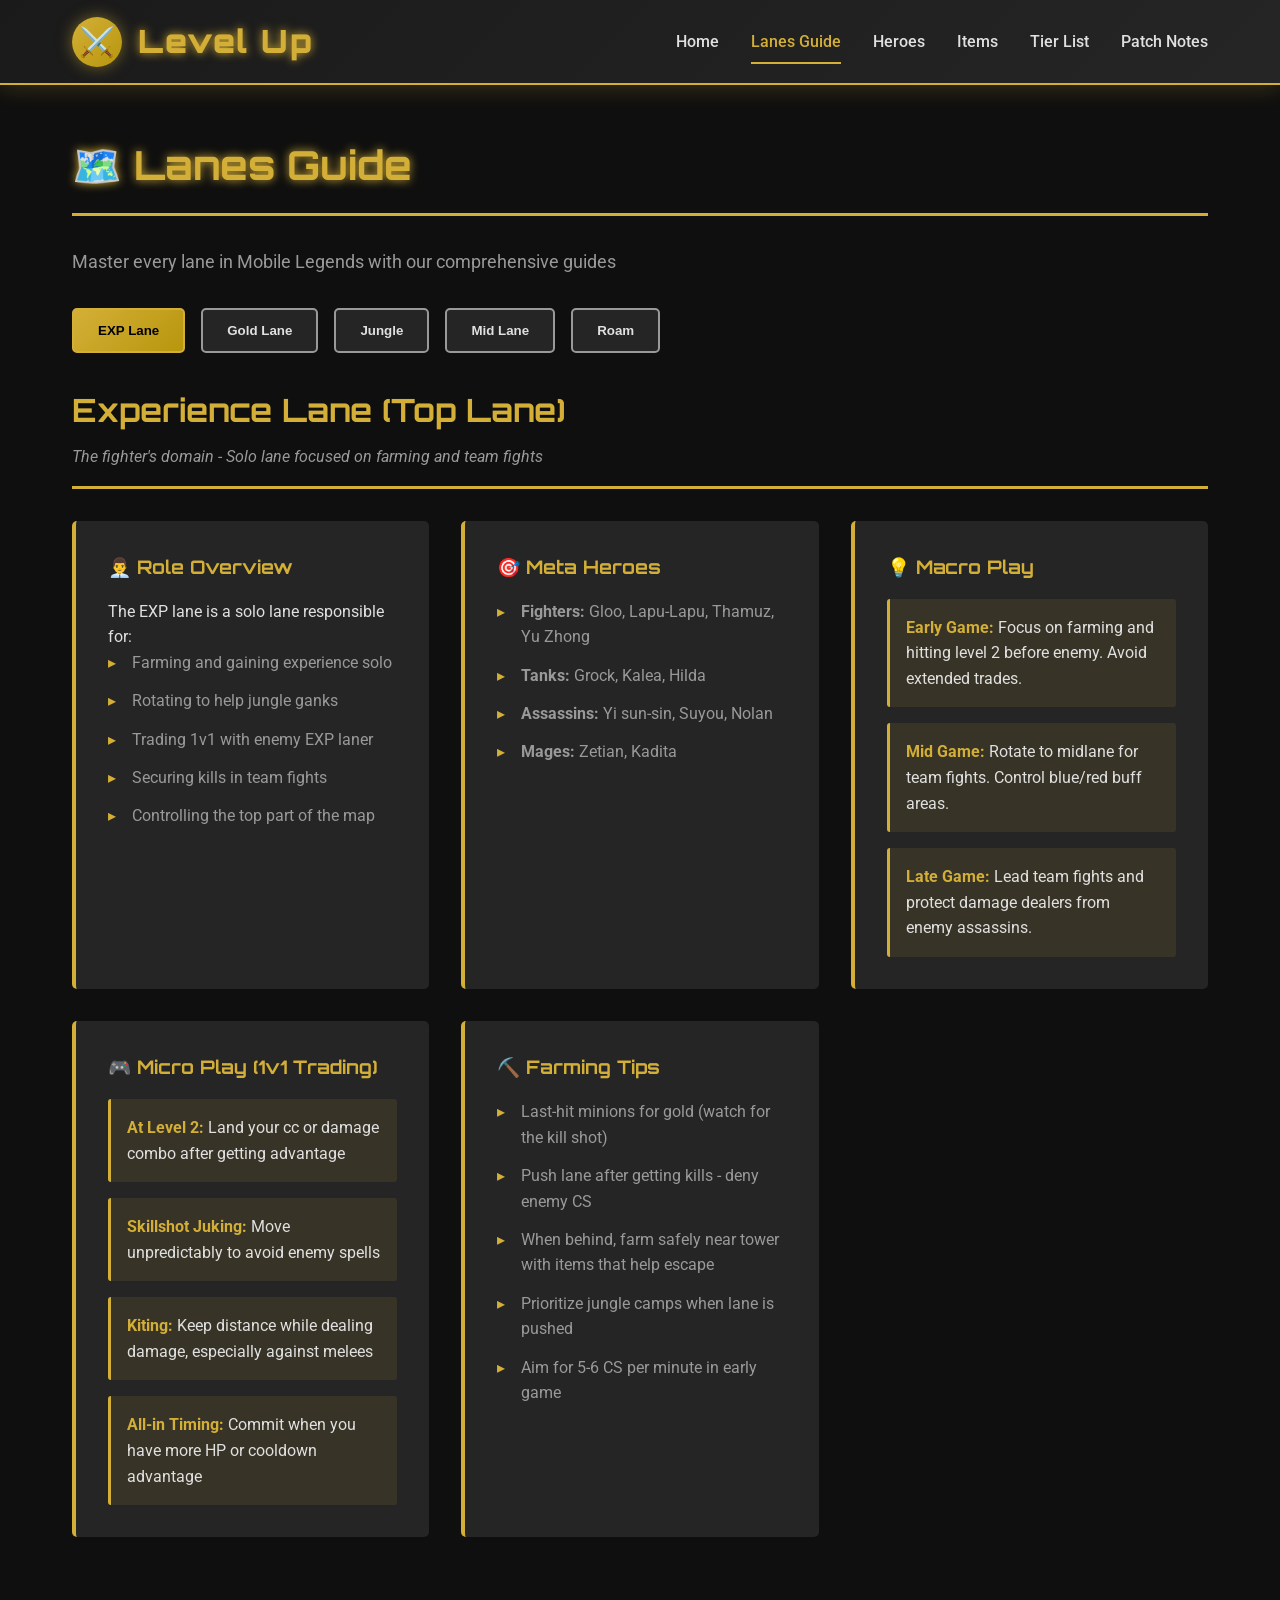
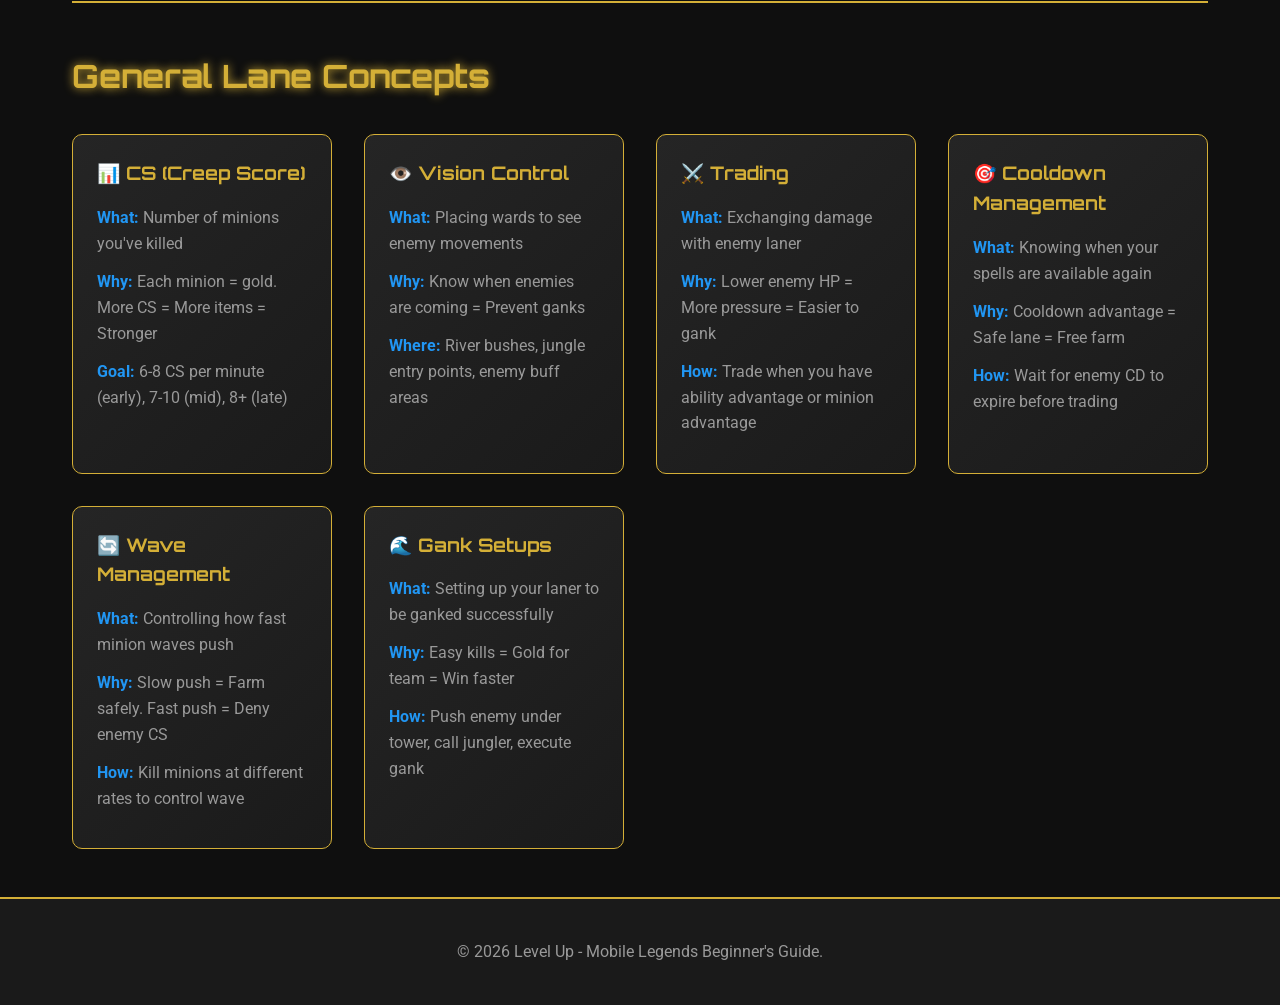
<file: pages/lanes-guide.html>
<!DOCTYPE html>
<html lang="en">
<head>
    <meta charset="UTF-8">
    <meta name="viewport" content="width=device-width, initial-scale=1.0">
    <title>Lanes Guide - Level Up</title>
    <link rel="stylesheet" href="../assets/css/style.css">
    <link rel="stylesheet" href="../assets/css/animations.css">
    <link href="https://fonts.googleapis.com/css2?family=Orbitron:wght@400;700;900&family=Roboto:wght@300;400;500;700&display=swap" rel="stylesheet">
</head>
<body>
    <!-- Header -->
    <header class="header sticky-header">
        <div class="header-container">
            <div class="logo-section">
                <div class="logo">
                    <div class="logo-text">⚔️</div>
                </div>
                <h1 class="brand-title">Level Up</h1>
            </div>
            
            <nav class="navigation">
                <ul class="nav-menu">
                    <li><a href="../index.html" class="nav-link">Home</a></li>
                    <li><a href="lanes-guide.html" class="nav-link active">Lanes Guide</a></li>
                    <li><a href="heroes.html" class="nav-link">Heroes</a></li>
                    <li><a href="items.html" class="nav-link">Items</a></li>
                    <li><a href="tier-list.html" class="nav-link">Tier List</a></li>
                    <li><a href="patch-notes.html" class="nav-link">Patch Notes</a></li>
                </ul>
                <div class="hamburger">
                    <span></span>
                    <span></span>
                    <span></span>
                </div>
            </nav>
        </div>
    </header>

    <div class="page-container">
        <h1 class="page-title">🗺️ Lanes Guide</h1>
        <p class="page-subtitle">Master every lane in Mobile Legends with our comprehensive guides</p>

        <!-- Lane Selection Tabs -->
        <div class="lanes-tabs" id="lanesTabs">
            <button class="lane-tab-btn active" data-lane="exp">EXP Lane</button>
            <button class="lane-tab-btn" data-lane="gold">Gold Lane</button>
            <button class="lane-tab-btn" data-lane="jungle">Jungle</button>
            <button class="lane-tab-btn" data-lane="mid">Mid Lane</button>
            <button class="lane-tab-btn" data-lane="roam">Roam</button>
        </div>

        <!-- EXP Lane -->
        <div class="lane-content active" id="lane-exp">
            <div class="lane-header animate-fade-in">
                <h2>Experience Lane (Top Lane)</h2>
                <p class="lane-role">The fighter's domain - Solo lane focused on farming and team fights</p>
            </div>

            <div class="lane-grid">
                <div class="lane-section animate-on-scroll">
                    <h3>👨‍💼 Role Overview</h3>
                    <p>The EXP lane is a solo lane responsible for:</p>
                    <ul>
                        <li>Farming and gaining experience solo</li>
                        <li>Rotating to help jungle ganks</li>
                        <li>Trading 1v1 with enemy EXP laner</li>
                        <li>Securing kills in team fights</li>
                        <li>Controlling the top part of the map</li>
                    </ul>
                </div>

                <div class="lane-section animate-on-scroll">
                    <h3>🎯 Meta Heroes</h3>
                    <ul>
                        <li><strong>Fighters:</strong> Gloo, Lapu-Lapu, Thamuz, Yu Zhong</li>
                        <li><strong>Tanks:</strong> Grock, Kalea, Hilda</li>
                        <li><strong>Assassins:</strong> Yi sun-sin, Suyou, Nolan</li>
                        <li><strong>Mages:</strong> Zetian, Kadita</li>
                    </ul>
                </div>

                <div class="lane-section animate-on-scroll">
                    <h3>💡 Macro Play</h3>
                    <div class="macro-tips">
                        <div class="tip-item">
                            <strong>Early Game:</strong> Focus on farming and hitting level 2 before enemy. Avoid extended trades.
                        </div>
                        <div class="tip-item">
                            <strong>Mid Game:</strong> Rotate to midlane for team fights. Control blue/red buff areas.
                        </div>
                        <div class="tip-item">
                            <strong>Late Game:</strong> Lead team fights and protect damage dealers from enemy assassins.
                        </div>
                    </div>
                </div>

                <div class="lane-section animate-on-scroll">
                    <h3>🎮 Micro Play (1v1 Trading)</h3>
                    <div class="micro-tips">
                        <div class="tip-item">
                            <strong>At Level 2:</strong> Land your cc or damage combo after getting advantage
                        </div>
                        <div class="tip-item">
                            <strong>Skillshot Juking:</strong> Move unpredictably to avoid enemy spells
                        </div>
                        <div class="tip-item">
                            <strong>Kiting:</strong> Keep distance while dealing damage, especially against melees
                        </div>
                        <div class="tip-item">
                            <strong>All-in Timing:</strong> Commit when you have more HP or cooldown advantage
                        </div>
                    </div>
                </div>

                <div class="lane-section animate-on-scroll">
                    <h3>⛏️ Farming Tips</h3>
                    <ul>
                        <li>Last-hit minions for gold (watch for the kill shot)</li>
                        <li>Push lane after getting kills - deny enemy CS</li>
                        <li>When behind, farm safely near tower with items that help escape</li>
                        <li>Prioritize jungle camps when lane is pushed</li>
                        <li>Aim for 5-6 CS per minute in early game</li>
                    </ul>
                </div>
            </div>
        </div>

        <!-- Gold Lane -->
        <div class="lane-content" id="lane-gold">
            <div class="lane-header animate-fade-in">
                <h2>Gold Lane (Bot Lane)</h2>
                <p class="lane-role">The carry's domain - Duo lane focused on farming and scaling</p>
            </div>

            <div class="lane-grid">
                <div class="lane-section animate-on-scroll">
                    <h3>👥 Role Overview</h3>
                    <p>The Gold lane consists of 2 heroes:</p>
                    <ul>
                        <li><strong>Marksman/ADC:</strong> Main farmer, deals sustained damage</li>
                        <li><strong>Support:</strong> Protects ADC, provides utility and CC</li>
                        <li>Focus on CS and scaling into late game</li>
                        <li>Trading efficiently with enemy lane</li>
                        <li>Winning objective fights near Lithowanderer</li>
                    </ul>
                </div>

                <div class="lane-section animate-on-scroll">
                    <h3>🎯 Meta Heroes</h3>
                    <ul>
                        <li><strong>Marksmen:</strong> Ixia, Yi sun-sin, Claude, Granger</li>
                        <li><strong>Supports:</strong> Angela, Estes, Floryn, Kaja</li>
                    </ul>
                </div>

                <div class="lane-section animate-on-scroll">
                    <h3>💡 Macro Play</h3>
                    <div class="macro-tips">
                        <div class="tip-item">
                            <strong>Early Game:</strong> Farm safely, respect jungle ganks. Support provides vision.
                        </div>
                        <div class="tip-item">
                            <strong>Mid Game:</strong> Group for Lithowanderer fights. ADC farms jungle camps.
                        </div>
                        <div class="tip-item">
                            <strong>Late Game:</strong> Position safely in fights. Use range advantage to deal damage.
                        </div>
                    </div>
                </div>

                <div class="lane-section animate-on-scroll">
                    <h3>🎮 Micro Play (Lane Trading)</h3>
                    <div class="micro-tips">
                        <div class="tip-item">
                            <strong>Support Role:</strong> Engage when ADC can follow up with damage
                        </div>
                        <div class="tip-item">
                            <strong>ADC Positioning:</strong> Stay behind support, attack from range
                        </div>
                        <div class="tip-item">
                            <strong>Sync:</strong> Both must engage together - don't fight separately
                        </div>
                        <div class="tip-item">
                            <strong>Vision:</strong> Support should place wards and scout jungle</strong>
                        </div>
                    </div>
                </div>

                <div class="lane-section animate-on-scroll">
                    <h3>⛏️ Farming Tips</h3>
                    <ul>
                        <li>ADC prioritizes minion kills - this is their main gold source</li>
                        <li>Support roams to help mid lane after securing lane</li>
                        <li>Farm jungle camps together when lane is pushed</li>
                        <li>Share farm with ADC in team fights objective area</li>
                        <li>Aim for 6+ CS per minute in early game</li>
                    </ul>
                </div>
            </div>
        </div>

        <!-- Jungle -->
        <div class="lane-content" id="lane-jungle">
            <div class="lane-header animate-fade-in">
                <h2>🌳 Jungle</h2>
                <p class="lane-role">The game's conductor - Gank pressure and resource control</p>
            </div>

            <div class="lane-grid">
                <div class="lane-section animate-on-scroll">
                    <h3>👨‍✈️ Role Overview</h3>
                    <p>The jungler is the most impactful role:</p>
                    <ul>
                        <li>Farm jungle monsters for fast leveling</li>
                        <li>Gank lanes to create kills and advantages</li>
                        <li>Control objective timing (buffs, Crab, Lord)</li>
                        <li>Counter-gank enemy jungle attempts</li>
                        <li>Secure kills for laners to accelerate their farm</li>
                    </ul>
                </div>

                <div class="lane-section animate-on-scroll">
                    <h3>🎯 Meta Heroes</h3>
                    <ul>
                        <li><strong>Assassins:</strong> Suyou, Yi sun-sin, Hayabusa</li>
                        <li><strong>Fighters:</strong> Yu Zhong, Lapu-Lapu, Gloo</li>
                        <li><strong>Mages:</strong> Kagura, Zhuxin</li>
                        <li><strong>Supports:</strong> Kaja, Minotaur</li>
                    </ul>
                </div>

                <div class="lane-section animate-on-scroll">
                    <h3>💡 Macro Play (Map Control)</h3>
                    <div class="macro-tips">
                        <div class="tip-item">
                            <strong>Camp Clear Priority:</strong> Buff (1st) → Minions → Crab → Wolves → Raptors
                        </div>
                        <div class="tip-item">
                            <strong>Gank Timing:</strong> After clearing buff, look for opportunities in lanes
                        </div>
                        <div class="tip-item">
                            <strong>Objective Control:</strong> Secure Crab (7:00) and Lithowanderer fights
                        </div>
                        <div class="tip-item">
                            <strong>Vision:</strong> Place wards in river and enemy jungle. Keep map pressure
                        </div>
                    </div>
                </div>

                <div class="lane-section animate-on-scroll">
                    <h3>🎮 Micro Play (Ganking)</h3>
                    <div class="micro-tips">
                        <div class="tip-item">
                            <strong>Approach:</strong> Enter from unexpected angles to avoid laner's escape
                        </div>
                        <div class="tip-item">
                            <strong>Timing:</strong> Gank when enemy laner is pushed out or low HP
                        </div>
                        <div class="tip-item">
                            <strong>Execution:</strong> Use CC to lock target, secure kill quickly
                        </div>
                        <div class="tip-item">
                            <strong>Follow-up:</strong> Don't over-commit. Leave if gank is failing
                        </div>
                    </div>
                </div>

                <div class="lane-section animate-on-scroll">
                    <h3>⛏️ Farming Tips</h3>
                    <ul>
                        <li>Always farm while waiting for gank opportunities</li>
                        <li>Take kills from laners when possible - you need levels too</li>
                        <li>Farm opposing jungle when enemy jungler ganks elsewhere</li>
                        <li>Use buffs to spike in power - Red buff at level 4 = gank time</li>
                        <li>Aim for level advantage over all laners</li>
                    </ul>
                </div>
            </div>
        </div>

        <!-- Mid Lane -->
        <div class="lane-content" id="lane-mid">
            <div class="lane-header animate-fade-in">
                <h2>Mid Lane (Center)</h2>
                <p class="lane-role">The mage's domain - High impact damage and playmaking</p>
            </div>

            <div class="lane-grid">
                <div class="lane-section animate-on-scroll">
                    <h3>🧙 Role Overview</h3>
                    <p>The mid laner is the team's primary damage dealer:</p>
                    <ul>
                        <li>Control center map and rotate to side lanes</li>
                        <li>Farm efficiently and scale with items</li>
                        <li>Deal area damage in team fights</li>
                        <li>Support jungle with objectives</li>
                        <li>Block enemy rotations with map pressure</li>
                    </ul>
                </div>

                <div class="lane-section animate-on-scroll">
                    <h3>🎯 Meta Heroes</h3>
                    <ul>
                        <li><strong>Mages:</strong> Luo Yi, Kagura, Pharsa, Harith</li>
                        <li><strong>Burst Damage:</strong> Eudora, Zhask, Lunox</li>
                        <li><strong>Control:</strong> Cecilion, Vale</li>
                    </ul>
                </div>

                <div class="lane-section animate-on-scroll">
                    <h3>💡 Macro Play</h3>
                    <div class="macro-tips">
                        <div class="tip-item">
                            <strong>Early Game:</strong> Control lane with skill spam. Safe farm. Don't overextend.
                        </div>
                        <div class="tip-item">
                            <strong>Mid Game:</strong> Rotate to side lanes for kills. Group for Crab fights.
                        </div>
                        <div class="tip-item">
                            <strong>Late Game:</strong> Position at the back. Deal massive AoE damage in fights.
                        </div>
                    </div>
                </div>

                <div class="lane-section animate-on-scroll">
                    <h3>🎮 Micro Play (Positioning)</h3>
                    <div class="micro-tips">
                        <div class="tip-item">
                            <strong>Range Advantage:</strong> Use your long-range skills to poke enemies safely
                        </div>
                        <div class="tip-item">
                            <strong>Escape Plan:</strong> Always know your escape route. Stay near allies.
                        </div>
                        <div class="tip-item">
                            <strong>Skill Rotation:</strong> Master your hero's combo for burst damage windows
                        </div>
                        <div class="tip-item">
                            <strong>Mana Management:</strong> Conserve mana for team fights, not just laning
                        </div>
                    </div>
                </div>

                <div class="lane-section animate-on-scroll">
                    <h3>⛏️ Farming Tips</h3>
                    <ul>
                        <li>Farm with AoE skills when possible - mid lane has many minions</li>
                        <li>Roam to side lanes after pushing wave</li>
                        <li>Secure jungle camps with ranged skills</li>
                        <li>Use mana-efficient builds to sustain farm</li>
                        <li>Aim for 6+ CS per minute, more with farming builds</li>
                    </ul>
                </div>
            </div>
        </div>

        <!-- Roam/Support -->
        <div class="lane-content" id="lane-roam">
            <div class="lane-header animate-fade-in">
                <h2>Roam/Support</h2>
                <p class="lane-role">The team's backbone - Vision and utility provider</p>
            </div>

            <div class="lane-grid">
                <div class="lane-section animate-on-scroll">
                    <h3>🛡️ Role Overview</h3>
                    <p>The roamer enables teammates to win:</p>
                    <ul>
                        <li>Provide vision control across the map</li>
                        <li>Enable kills with CC and setup</li>
                        <li>Protect allies from being ganked</li>
                        <li>Control objectives with team</li>
                        <li>Sacrifice farm for team gold efficiency</li>
                    </ul>
                </div>

                <div class="lane-section animate-on-scroll">
                    <h3>🎯 Meta Heroes</h3>
                    <ul>
                        <li><strong>Support Mages:</strong> Yve, Kaja, Minotaur</li>
                        <li><strong>Tanks:</strong> Tigreal, Akai, Grock</li>
                        <li><strong>Utility:</strong> Estes, Sett, Alma</li>
                    </ul>
                </div>

                <div class="lane-section animate-on-scroll">
                    <h3>💡 Macro Play (Map Control)</h3>
                    <div class="macro-tips">
                        <div class="tip-item">
                            <strong>Early Game:</strong> Provide vision. Counter-roam enemy support ganks.
                        </div>
                        <div class="tip-item">
                            <strong>Mid Game:</strong> Gank lanes to create kills. Set up ambushes in jungle.
                        </div>
                        <div class="tip-item">
                            <strong>Late Game:</strong> Scout objective areas. Protect team from ambushes.
                        </div>
                    </div>
                </div>

                <div class="lane-section animate-on-scroll">
                    <h3>🎮 Micro Play (CC & Setup)</h3>
                    <div class="micro-tips">
                        <div class="tip-item">
                            <strong>Initiation:</strong> Lead fights with CC when teammates are ready
                        </div>
                        <div class="tip-item">
                            <strong>Peeling:</strong> Protect carries from enemy assassins with CC/buffs
                        </div>
                        <div class="tip-item">
                            <strong>Positioning:</strong> Stay with team. Don't wander alone.
                        </div>
                        <div class="tip-item">
                            <strong>Sacrifice Play:</strong> Give yourself for the team when needed
                        </div>
                    </div>
                </div>

                <div class="lane-section animate-on-scroll">
                    <h3>⛏️ Economy Tips</h3>
                    <ul>
                        <li>Let teammates take kills for gold efficiency</li>
                        <li>Share jungle camps (don't farm, just help secure)</li>
                        <li>Build utility items over damage items</li>
                        <li>Focus on objectives, not personal farm</li>
                        <li>Economy in roam = team farming resources safely</li>
                    </ul>
                </div>
            </div>
        </div>

        <!-- General Concepts -->
        <section class="concepts-section">
            <h2 class="section-title">General Lane Concepts</h2>
            
            <div class="concepts-grid">
                <div class="concept-card animate-on-scroll">
                    <h3>📊 CS (Creep Score)</h3>
                    <p><strong>What:</strong> Number of minions you've killed</p>
                    <p><strong>Why:</strong> Each minion = gold. More CS = More items = Stronger</p>
                    <p><strong>Goal:</strong> 6-8 CS per minute (early), 7-10 (mid), 8+ (late)</p>
                </div>

                <div class="concept-card animate-on-scroll">
                    <h3>👁️ Vision Control</h3>
                    <p><strong>What:</strong> Placing wards to see enemy movements</p>
                    <p><strong>Why:</strong> Know when enemies are coming = Prevent ganks</p>
                    <p><strong>Where:</strong> River bushes, jungle entry points, enemy buff areas</p>
                </div>

                <div class="concept-card animate-on-scroll">
                    <h3>⚔️ Trading</h3>
                    <p><strong>What:</strong> Exchanging damage with enemy laner</p>
                    <p><strong>Why:</strong> Lower enemy HP = More pressure = Easier to gank</p>
                    <p><strong>How:</strong> Trade when you have ability advantage or minion advantage</p>
                </div>

                <div class="concept-card animate-on-scroll">
                    <h3>🎯 Cooldown Management</h3>
                    <p><strong>What:</strong> Knowing when your spells are available again</p>
                    <p><strong>Why:</strong> Cooldown advantage = Safe lane = Free farm</p>
                    <p><strong>How:</strong> Wait for enemy CD to expire before trading</p>
                </div>

                <div class="concept-card animate-on-scroll">
                    <h3>🔄 Wave Management</h3>
                    <p><strong>What:</strong> Controlling how fast minion waves push</p>
                    <p><strong>Why:</strong> Slow push = Farm safely. Fast push = Deny enemy CS</p>
                    <p><strong>How:</strong> Kill minions at different rates to control wave</p>
                </div>

                <div class="concept-card animate-on-scroll">
                    <h3>🌊 Gank Setups</h3>
                    <p><strong>What:</strong> Setting up your laner to be ganked successfully</p>
                    <p><strong>Why:</strong> Easy kills = Gold for team = Win faster</p>
                    <p><strong>How:</strong> Push enemy under tower, call jungler, execute gank</p>
                </div>
            </div>
        </section>
    </div>

    <!-- Footer -->
    <footer class="footer">
        <div class="footer-content">
            <p>&copy; 2026 Level Up - Mobile Legends Beginner's Guide.</p>
        </div>
    </footer>

    <style>
        .lanes-tabs {
            display: flex;
            gap: 1rem;
            margin-bottom: 2rem;
            flex-wrap: wrap;
        }

        .lane-tab-btn {
            padding: 0.8rem 1.5rem;
            background: var(--bg-dark-3);
            color: var(--text-light);
            border: 2px solid var(--text-muted);
            border-radius: 5px;
            cursor: pointer;
            font-weight: 600;
            transition: all 0.3s ease;
        }

        .lane-tab-btn:hover {
            border-color: var(--primary-color);
            color: var(--primary-color);
        }

        .lane-tab-btn.active {
            background: linear-gradient(135deg, var(--primary-color), var(--primary-dark));
            color: #000;
            border-color: var(--primary-color);
        }

        .lane-content {
            display: none;
            animation: slideUp 0.5s ease-out;
        }

        .lane-content.active {
            display: block;
        }

        .lane-header {
            margin-bottom: 2rem;
            border-bottom: 3px solid var(--primary-color);
            padding-bottom: 1rem;
        }

        .lane-header h2 {
            font-family: 'Orbitron', sans-serif;
            font-size: 2rem;
            color: var(--primary-color);
            margin-bottom: 0.5rem;
        }

        .lane-role {
            color: var(--text-muted);
            font-style: italic;
        }

        .lane-grid {
            display: grid;
            grid-template-columns: repeat(auto-fit, minmax(300px, 1fr));
            gap: 2rem;
            margin-bottom: 3rem;
        }

        .lane-section {
            background: var(--bg-dark-3);
            padding: 2rem;
            border-left: 4px solid var(--primary-color);
            border-radius: 5px;
        }

        .lane-section h3 {
            color: var(--primary-color);
            margin-bottom: 1rem;
            font-family: 'Orbitron', sans-serif;
        }

        .lane-section ul {
            list-style: none;
            padding-left: 0;
        }

        .lane-section li {
            color: var(--text-muted);
            margin-bottom: 0.8rem;
            padding-left: 1.5rem;
            position: relative;
        }

        .lane-section li::before {
            content: '▸';
            position: absolute;
            left: 0;
            color: var(--primary-color);
        }

        .macro-tips, .micro-tips {
            display: flex;
            flex-direction: column;
            gap: 1rem;
        }

        .tip-item {
            background: rgba(212, 175, 55, 0.1);
            padding: 1rem;
            border-left: 3px solid var(--primary-color);
            border-radius: 3px;
            color: var(--text-light);
        }

        .tip-item strong {
            color: var(--primary-color);
        }

        .concepts-section {
            margin-top: 4rem;
            padding-top: 3rem;
            border-top: 2px solid var(--primary-color);
        }

        .section-title {
            font-family: 'Orbitron', sans-serif;
            font-size: 2rem;
            color: var(--primary-color);
            margin-bottom: 2rem;
            text-shadow: 0 0 10px var(--primary-color);
        }

        .concepts-grid {
            display: grid;
            grid-template-columns: repeat(auto-fit, minmax(250px, 1fr));
            gap: 2rem;
        }

        .concept-card {
            background: linear-gradient(135deg, var(--bg-dark-3), var(--bg-dark-2));
            padding: 1.5rem;
            border: 1px solid var(--primary-color);
            border-radius: 10px;
            transition: all 0.3s ease;
        }

        .concept-card:hover {
            transform: translateY(-10px);
            box-shadow: 0 10px 25px rgba(212, 175, 55, 0.3);
        }

        .concept-card h3 {
            color: var(--primary-color);
            margin-bottom: 1rem;
            font-family: 'Orbitron', sans-serif;
        }

        .concept-card p {
            color: var(--text-muted);
            margin-bottom: 0.8rem;
            line-height: 1.6;
        }

        .concept-card strong {
            color: var(--accent-blue);
        }

        @media (max-width: 768px) {
            .lanes-tabs {
                justify-content: center;
            }

            .lane-grid {
                grid-template-columns: 1fr;
            }

            .concepts-grid {
                grid-template-columns: 1fr;
            }
        }
    </style>

    <script src="https://code.jquery.com/jquery-3.6.0.min.js"></script>
    <script src="../assets/js/main.js"></script>
    <script src="../assets/js/animations.js"></script>
    <script>
        // Lane tab switching
        document.querySelectorAll('.lane-tab-btn').forEach(btn => {
            btn.addEventListener('click', function() {
                const lane = this.getAttribute('data-lane');
                
                // Update active button
                document.querySelectorAll('.lane-tab-btn').forEach(b => b.classList.remove('active'));
                this.classList.add('active');
                
                // Update active content
                document.querySelectorAll('.lane-content').forEach(content => content.classList.remove('active'));
                document.getElementById(`lane-${lane}`).classList.add('active');
            });
        });
    </script>
</body>
</html>
</file>
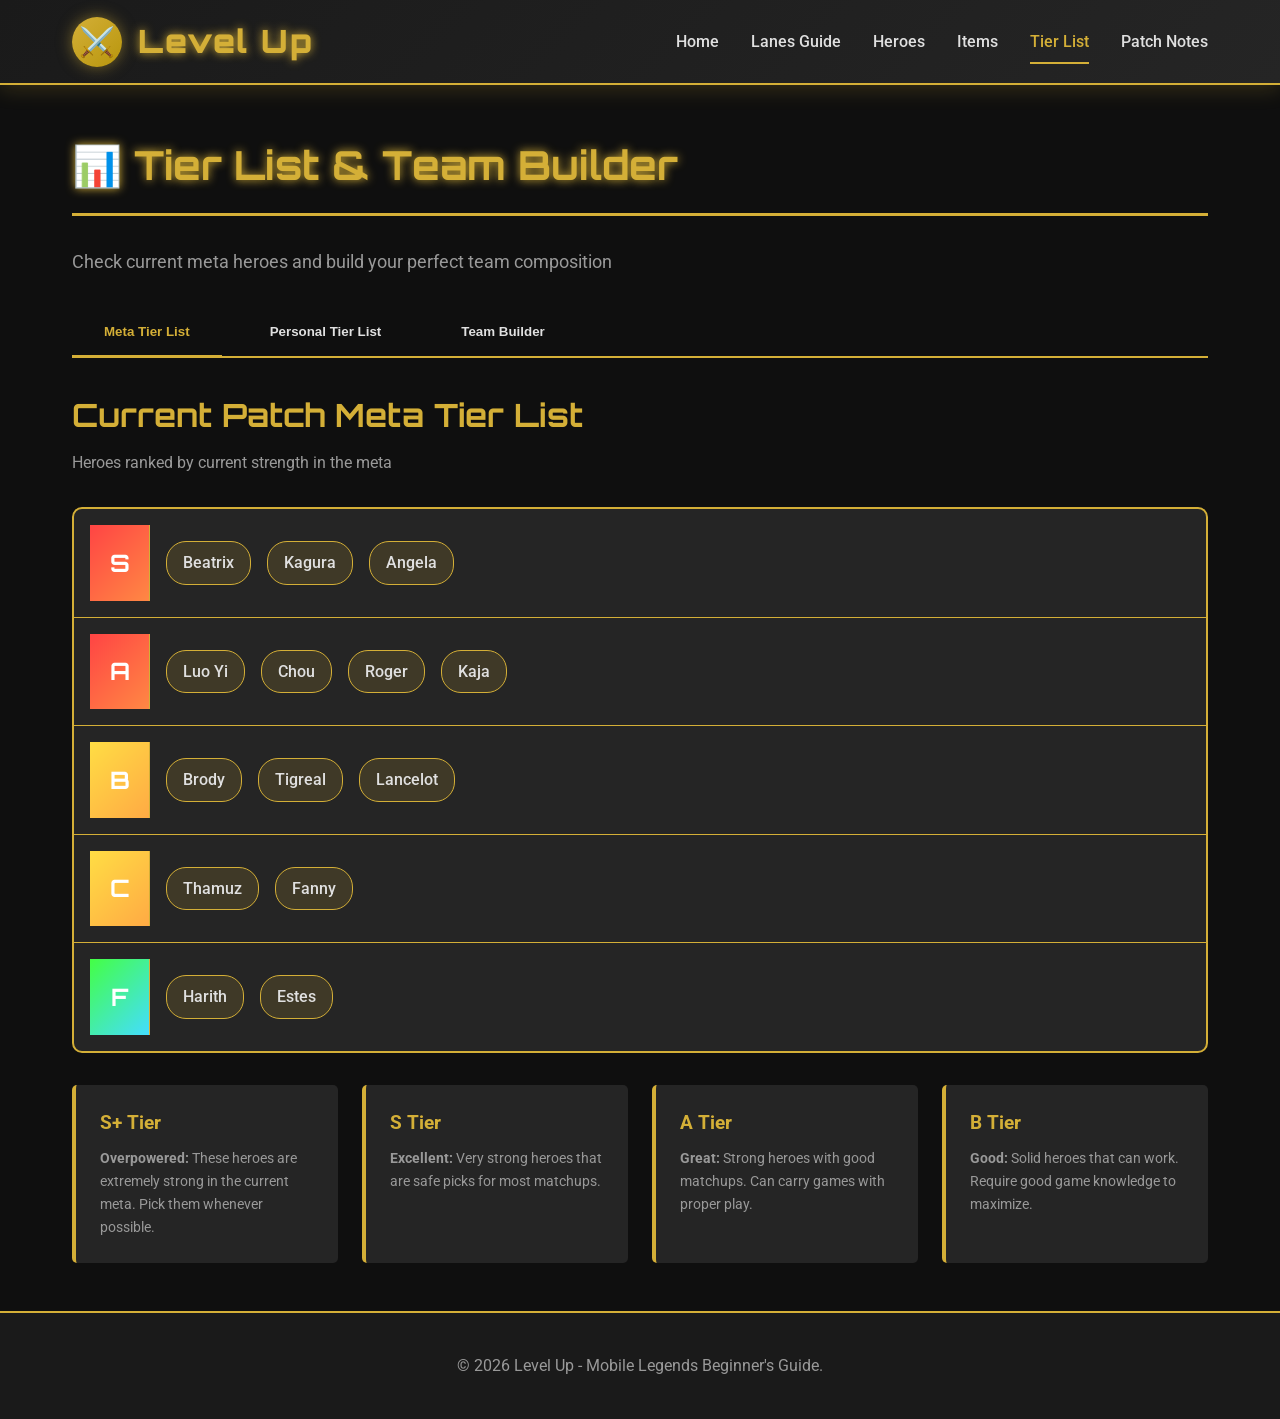
<file: pages/tier-list.html>
<!DOCTYPE html>
<html lang="en">
<head>
    <meta charset="UTF-8">
    <meta name="viewport" content="width=device-width, initial-scale=1.0">
    <title>Tier List - Level Up</title>
    <link rel="stylesheet" href="../assets/css/style.css">
    <link rel="stylesheet" href="../assets/css/animations.css">
    <link href="https://fonts.googleapis.com/css2?family=Orbitron:wght@400;700;900&family=Roboto:wght@300;400;500;700&display=swap" rel="stylesheet">
</head>
<body>
    <!-- Header -->
    <header class="header sticky-header">
        <div class="header-container">
            <div class="logo-section">
                <div class="logo">
                    <div class="logo-text">⚔️</div>
                </div>
                <h1 class="brand-title">Level Up</h1>
            </div>
            
            <nav class="navigation">
                <ul class="nav-menu">
                    <li><a href="../index.html" class="nav-link">Home</a></li>
                    <li><a href="lanes-guide.html" class="nav-link">Lanes Guide</a></li>
                    <li><a href="heroes.html" class="nav-link">Heroes</a></li>
                    <li><a href="items.html" class="nav-link">Items</a></li>
                    <li><a href="tier-list.html" class="nav-link active">Tier List</a></li>
                    <li><a href="patch-notes.html" class="nav-link">Patch Notes</a></li>
                </ul>
                <div class="hamburger">
                    <span></span>
                    <span></span>
                    <span></span>
                </div>
            </nav>
        </div>
    </header>

    <div class="page-container">
        <h1 class="page-title">📊 Tier List & Team Builder</h1>
        <p class="page-subtitle">Check current meta heroes and build your perfect team composition</p>

        <!-- Tabs -->
        <div class="tierlist-tabs">
            <button class="tab-btn active" onclick="switchTab('meta')">Meta Tier List</button>
            <button class="tab-btn" onclick="switchTab('personal')">Personal Tier List</button>
            <button class="tab-btn" onclick="switchTab('team')">Team Builder</button>
        </div>

        <!-- Meta Tier List Tab -->
        <div class="tab-content active" id="meta-tab">
            <h2 class="section-title">Current Patch Meta Tier List</h2>
            <p class="section-subtitle">Heroes ranked by current strength in the meta</p>

            <div class="tier-list">
                <div class="tier-row s-tier">
                    <div class="tier-label">S</div>
                    <div class="tier-heroes">
                        <div class="tier-hero animate-on-scroll">Beatrix</div>
                        <div class="tier-hero animate-on-scroll">Kagura</div>
                        <div class="tier-hero animate-on-scroll">Angela</div>
                    </div>
                </div>

                <div class="tier-row s-tier">
                    <div class="tier-label">A</div>
                    <div class="tier-heroes">
                        <div class="tier-hero animate-on-scroll">Luo Yi</div>
                        <div class="tier-hero animate-on-scroll">Chou</div>
                        <div class="tier-hero animate-on-scroll">Roger</div>
                        <div class="tier-hero animate-on-scroll">Kaja</div>
                    </div>
                </div>

                <div class="tier-row a-tier">
                    <div class="tier-label">B</div>
                    <div class="tier-heroes">
                        <div class="tier-hero animate-on-scroll">Brody</div>
                        <div class="tier-hero animate-on-scroll">Tigreal</div>
                        <div class="tier-hero animate-on-scroll">Lancelot</div>
                    </div>
                </div>

                <div class="tier-row a-tier">
                    <div class="tier-label">C</div>
                    <div class="tier-heroes">
                        <div class="tier-hero animate-on-scroll">Thamuz</div>
                        <div class="tier-hero animate-on-scroll">Fanny</div>
                    </div>
                </div>

                <div class="tier-row b-tier">
                    <div class="tier-label">F</div>
                    <div class="tier-heroes">
                        <div class="tier-hero animate-on-scroll">Harith</div>
                        <div class="tier-hero animate-on-scroll">Estes</div>
                    </div>
                </div>
            </div>

            <div class="tier-info">
                <div class="info-card">
                    <h3>S+ Tier</h3>
                    <p><strong>Overpowered:</strong> These heroes are extremely strong in the current meta. Pick them whenever possible.</p>
                </div>
                <div class="info-card">
                    <h3>S Tier</h3>
                    <p><strong>Excellent:</strong> Very strong heroes that are safe picks for most matchups.</p>
                </div>
                <div class="info-card">
                    <h3>A Tier</h3>
                    <p><strong>Great:</strong> Strong heroes with good matchups. Can carry games with proper play.</p>
                </div>
                <div class="info-card">
                    <h3>B Tier</h3>
                    <p><strong>Good:</strong> Solid heroes that can work. Require good game knowledge to maximize.</p>
                </div>
            </div>
        </div>

        <!-- Personal Tier List Tab -->
        <div class="tab-content" id="personal-tab">
            <h2 class="section-title">Create Your Personal Tier List</h2>
            <p class="section-subtitle">Rank heroes based on your preference and playstyle</p>

            <div class="personal-tierlist-container">
                <div class="available-heroes">
                    <h3>Available Heroes</h3>
                    <div class="heroes-pool" id="heroesPool">
                        <div class="hero-item" draggable="true">Beatrix</div>
                        <div class="hero-item" draggable="true">Brody</div>
                        <div class="hero-item" draggable="true">Chou</div>
                        <div class="hero-item" draggable="true">Roger</div>
                        <div class="hero-item" draggable="true">Fanny</div>
                        <div class="hero-item" draggable="true">Lancelot</div>
                        <div class="hero-item" draggable="true">Kagura</div>
                        <div class="hero-item" draggable="true">Luo Yi</div>
                        <div class="hero-item" draggable="true">Angela</div>
                        <div class="hero-item" draggable="true">Tigreal</div>
                    </div>
                </div>

                <div class="tier-builder">
                    <div class="tier-row-builder top">
                        <span>S+</span>
                        <div class="drop-zone" data-tier="splus"></div>
                    </div>
                    <div class="tier-row-builder">
                        <span>S</span>
                        <div class="drop-zone" data-tier="s"></div>
                    </div>
                    <div class="tier-row-builder">
                        <span>A</span>
                        <div class="drop-zone" data-tier="a"></div>
                    </div>
                    <div class="tier-row-builder">
                        <span>B</span>
                        <div class="drop-zone" data-tier="b"></div>
                    </div>
                    <div class="tier-row-builder">
                        <span>C</span>
                        <div class="drop-zone" data-tier="c"></div>
                    </div>
                </div>
            </div>

            <div class="tier-actions">
                <button class="btn btn-primary" onclick="resetTierList()">Reset Tier List</button>
                <button class="btn btn-secondary" onclick="downloadTierList()">Download Image</button>
            </div>
        </div>

        <!-- Team Builder Tab -->
        <div class="tab-content" id="team-tab">
            <h2 class="section-title">5v5 Team Builder</h2>
            <p class="section-subtitle">Build your team composition and visualize lane assignments</p>
            <p style="color: var(--accent-blue); margin-bottom: 2rem; font-weight: 500;">💡 Drag heroes from the Hero Pool onto the map circles to assign them to lanes!</p>

            <div class="team-builder-container">
                <div class="available-heroes-team">
                    <h3>Hero Pool</h3>
                    <div class="heroes-pool-team" id="teamHeroesPool">
                        <div class="hero-item-team" draggable="true">Beatrix 🎯</div>
                        <div class="hero-item-team" draggable="true">Chou 🥋</div>
                        <div class="hero-item-team" draggable="true">Fanny 🪂</div>
                        <div class="hero-item-team" draggable="true">Kagura 🎪</div>
                        <div class="hero-item-team" draggable="true">Angela ❤️</div>
                    </div>
                </div>

                <div class="team-map">
                    <h3>Top View Map</h3>
                    <svg viewBox="0 0 400 600" class="map-svg">
                        <!-- Map background -->
                        <rect width="400" height="600" fill="#0f0f0f" stroke="#d4af37" stroke-width="2"/>
                        
                        <!-- Lane markings -->
                        <line x1="0" y1="150" x2="400" y2="150" stroke="#d4af37" stroke-width="1" stroke-dasharray="5,5" opacity="0.3"/>
                        <line x1="0" y1="300" x2="400" y2="300" stroke="#d4af37" stroke-width="1" stroke-dasharray="5,5" opacity="0.3"/>
                        <line x1="0" y1="450" x2="400" y2="450" stroke="#d4af37" stroke-width="1" stroke-dasharray="5,5" opacity="0.3"/>
                        
                        <!-- Lane labels -->
                        <text x="30" y="80" fill="#d4af37" font-size="12">EXP</text>
                        <text x="30" y="270" fill="#d4af37" font-size="12">MID</text>
                        <text x="130" y="270" fill="#d4af37" font-size="12">JUNGLE</text>
                        <text x="230" y="270" fill="#d4af37" font-size="12">ROAM</text>
                        <text x="30" y="480" fill="#d4af37" font-size="12">GOLD</text>
                        
                        <!-- Drop zones for heroes -->
                        <g id="dropZones" class="drop-zones">
                            <circle cx="100" cy="100" r="25" fill="rgba(212, 175, 55, 0.2)" stroke="#d4af37" stroke-width="1" class="zone" data-position="0"/>
                            <circle cx="100" cy="300" r="25" fill="rgba(212, 175, 55, 0.2)" stroke="#d4af37" stroke-width="1" class="zone" data-position="1"/>
                            <circle cx="200" cy="300" r="25" fill="rgba(212, 175, 55, 0.2)" stroke="#d4af37" stroke-width="1" class="zone" data-position="2"/>
                            <circle cx="300" cy="300" r="25" fill="rgba(212, 175, 55, 0.2)" stroke="#d4af37" stroke-width="1" class="zone" data-position="3"/>
                            <circle cx="100" cy="500" r="25" fill="rgba(212, 175, 55, 0.2)" stroke="#d4af37" stroke-width="1" class="zone" data-position="4"/>
                        </g>
                    </svg>
                </div>

                <div class="team-summary">
                    <h3>Team Composition</h3>
                    <div class="team-roles">
                        <div class="role-slot">
                            <div class="role-label">EXP Lane</div>
                            <div class="role-hero" id="slot-0">Empty</div>
                        </div>
                        <div class="role-slot">
                            <div class="role-label">Mid Lane</div>
                            <div class="role-hero" id="slot-1">Empty</div>
                        </div>
                        <div class="role-slot">
                            <div class="role-label">Jungle</div>
                            <div class="role-hero" id="slot-2">Empty</div>
                        </div>
                        <div class="role-slot">
                            <div class="role-label">Gold Lane</div>
                            <div class="role-hero" id="slot-4">Empty</div>
                        </div>
                        <div class="role-slot">
                            <div class="role-label">Roam</div>
                            <div class="role-hero" id="slot-3">Empty</div>
                        </div>
                    </div>
                    <button class="btn btn-primary" onclick="resetTeam()">Reset Team</button>
                </div>
            </div>
        </div>
    </div>

    <!-- Footer -->
    <footer class="footer">
        <div class="footer-content">
            <p>&copy; 2026 Level Up - Mobile Legends Beginner's Guide.</p>
        </div>
    </footer>

    <style>
        /* Tabs */
        .tierlist-tabs {
            display: flex;
            gap: 1rem;
            margin-bottom: 2rem;
            border-bottom: 2px solid var(--primary-color);
        }

        .tab-btn {
            padding: 1rem 2rem;
            background: transparent;
            color: var(--text-light);
            border: none;
            border-bottom: 3px solid transparent;
            cursor: pointer;
            font-weight: 600;
            transition: all 0.3s ease;
            margin-bottom: -2px;
        }

        .tab-btn:hover {
            color: var(--primary-color);
        }

        .tab-btn.active {
            color: var(--primary-color);
            border-bottom-color: var(--primary-color);
        }

        .tab-content {
            display: none;
            animation: slideUp 0.5s ease-out;
        }

        .tab-content.active {
            display: block;
        }

        /* Tier List Styles */
        .section-title {
            font-family: 'Orbitron', sans-serif;
            font-size: 2rem;
            color: var(--primary-color);
            margin-bottom: 0.5rem;
        }

        .section-subtitle {
            color: var(--text-muted);
            margin-bottom: 2rem;
        }

        .tier-list {
            background: var(--bg-dark-3);
            border: 2px solid var(--primary-color);
            border-radius: 10px;
            overflow: hidden;
            margin-bottom: 2rem;
        }

        .tier-row {
            display: flex;
            border-bottom: 1px solid var(--primary-color);
            padding: 1rem;
            align-items: stretch;
        }

        .tier-row:last-child {
            border-bottom: none;
        }

        .tier-label {
            min-width: 60px;
            font-weight: 700;
            font-family: 'Orbitron', sans-serif;
            font-size: 1.5rem;
            display: flex;
            align-items: center;
            justify-content: center;
            color: #fff;
            border-right: 1px solid var(--primary-color);
        }

        .s-tier .tier-label {
            background: linear-gradient(135deg, #ff4444, #ff8844);
        }

        .a-tier .tier-label {
            background: linear-gradient(135deg, #ffdd44, #ffaa44);
        }

        .b-tier .tier-label {
            background: linear-gradient(135deg, #44ff44, #44ddff);
        }

        .tier-heroes {
            display: flex;
            gap: 1rem;
            flex-wrap: wrap;
            padding: 1rem;
            align-items: center;
            flex: 1;
        }

        .tier-hero {
            background: rgba(212, 175, 55, 0.15);
            padding: 0.5rem 1rem;
            border-radius: 20px;
            color: var(--text-light);
            font-weight: 500;
            border: 1px solid var(--primary-color);
        }

        .tier-info {
            display: grid;
            grid-template-columns: repeat(auto-fit, minmax(200px, 1fr));
            gap: 1.5rem;
            margin-top: 2rem;
        }

        .info-card {
            background: var(--bg-dark-3);
            padding: 1.5rem;
            border-left: 4px solid var(--primary-color);
            border-radius: 5px;
        }

        .info-card h3 {
            color: var(--primary-color);
            margin-bottom: 0.5rem;
        }

        .info-card p {
            color: var(--text-muted);
            font-size: 0.9rem;
            line-height: 1.6;
        }

        /* Personal Tier List */
        .personal-tierlist-container {
            display: grid;
            grid-template-columns: 1fr 2fr;
            gap: 2rem;
            margin-bottom: 2rem;
        }

        .available-heroes, .available-heroes-team {
            background: var(--bg-dark-3);
            padding: 1.5rem;
            border-radius: 10px;
            border: 2px solid var(--primary-color);
        }

        .available-heroes h3, .available-heroes-team h3 {
            color: var(--primary-color);
            margin-bottom: 1rem;
        }

        .heroes-pool, .heroes-pool-team {
            display: flex;
            flex-direction: column;
            gap: 0.8rem;
        }

        .hero-item, .hero-item-team {
            background: linear-gradient(135deg, var(--primary-color), var(--primary-dark));
            color: #000;
            padding: 0.8rem 1rem;
            border-radius: 5px;
            cursor: grab;
            font-weight: 600;
            text-align: center;
            transition: all 0.3s ease;
            user-select: none;
            border: 2px solid transparent;
        }

        .hero-item:hover, .hero-item-team:hover {
            transform: scale(1.05);
            box-shadow: 0 5px 15px rgba(212, 175, 55, 0.4);
            border-color: #fff;
        }

        .hero-item:active, .hero-item-team:active {
            cursor: grabbing;
        }

        /* Tier Builder */
        .tier-builder {
            background: var(--bg-dark-3);
            padding: 1.5rem;
            border-radius: 10px;
            border: 2px solid var(--primary-color);
        }

        .tier-row-builder {
            display: flex;
            gap: 1rem;
            margin-bottom: 1rem;
            align-items: center;
        }

        .tier-row-builder span {
            font-weight: 700;
            font-family: 'Orbitron', sans-serif;
            min-width: 40px;
            color: var(--primary-color);
            font-size: 1.2rem;
        }

        .drop-zone {
            flex: 1;
            min-height: 80px;
            background: rgba(212, 175, 55, 0.1);
            border: 2px dashed var(--primary-color);
            border-radius: 5px;
            padding: 1rem;
            display: flex;
            flex-wrap: wrap;
            gap: 0.5rem;
            align-content: flex-start;
            transition: all 0.3s ease;
        }

        .drop-zone.drag-over {
            background: rgba(212, 175, 55, 0.2);
            border-color: var(--accent-blue);
        }

        /* Team Builder */
        .team-builder-container {
            display: grid;
            grid-template-columns: 1fr 1.5fr 1fr;
            gap: 2rem;
            margin-bottom: 2rem;
        }

        .team-map {
            background: var(--bg-dark-3);
            padding: 1.5rem;
            border-radius: 10px;
            border: 2px solid var(--primary-color);
        }

        .team-map h3 {
            color: var(--primary-color);
            margin-bottom: 1rem;
        }

        .map-svg {
            width: 100%;
            height: auto;
            background: var(--bg-dark-2);
            border-radius: 5px;
        }

        .zone {
            cursor: grab;
            transition: all 0.3s ease;
            filter: drop-shadow(0 0 0px rgba(212, 175, 55, 0));
        }

        .zone:hover {
            r: 32;
            fill: rgba(212, 175, 55, 0.4);
            filter: drop-shadow(0 0 8px rgba(212, 175, 55, 0.6));
            cursor: grab;
        }

        .zone:active {
            cursor: grabbing;
        }

        .team-summary {
            background: var(--bg-dark-3);
            padding: 1.5rem;
            border-radius: 10px;
            border: 2px solid var(--primary-color);
        }

        .team-summary h3 {
            color: var(--primary-color);
            margin-bottom: 1rem;
        }

        .team-roles {
            display: flex;
            flex-direction: column;
            gap: 1rem;
            margin-bottom: 1.5rem;
        }

        .role-slot {
            background: rgba(212, 175, 55, 0.1);
            padding: 1rem;
            border-radius: 5px;
            border: 1px solid var(--primary-color);
        }

        .role-label {
            color: var(--primary-color);
            font-weight: 600;
            font-size: 0.85rem;
            margin-bottom: 0.5rem;
        }

        .role-hero {
            color: var(--text-muted);
            padding: 0.5rem;
            background: rgba(0, 0, 0, 0.3);
            border-radius: 3px;
            text-align: center;
        }

        .role-hero.filled {
            color: var(--accent-blue);
            font-weight: 600;
        }

        /* Tier Actions */
        .tier-actions {
            display: flex;
            gap: 1rem;
            justify-content: center;
            margin-top: 2rem;
        }

        @media (max-width: 1024px) {
            .team-builder-container {
                grid-template-columns: 1fr;
            }

            .personal-tierlist-container {
                grid-template-columns: 1fr;
            }
        }

        @media (max-width: 768px) {
            .tierlist-tabs {
                flex-direction: column;
            }

            .tier-row {
                flex-direction: column;
            }

            .tier-label {
                min-width: auto;
                border-right: none;
                border-bottom: 1px solid var(--primary-color);
            }

            .tier-heroes {
                justify-content: space-around;
            }

            .tier-actions {
                flex-direction: column;
            }
        }
    </style>

    <script src="https://code.jquery.com/jquery-3.6.0.min.js"></script>
    <script src="../assets/js/main.js"></script>
    <script src="../assets/js/animations.js"></script>
    <script>
        // Tab switching
        function switchTab(tabName) {
            document.querySelectorAll('.tab-content').forEach(tab => tab.classList.remove('active'));
            document.getElementById(tabName + '-tab').classList.add('active');

            document.querySelectorAll('.tab-btn').forEach(btn => btn.classList.remove('active'));
            event.target.classList.add('active');
        }

        // Drag and Drop for Personal Tier List
        let draggedElement = null;

        document.addEventListener('dragstart', (e) => {
            if (e.target.classList.contains('hero-item')) {
                draggedElement = e.target;
                e.target.style.opacity = '0.5';
            }
        });

        document.addEventListener('dragend', (e) => {
            if (draggedElement) {
                draggedElement.style.opacity = '1';
            }
        });

        document.querySelectorAll('.drop-zone').forEach(zone => {
            zone.addEventListener('dragover', (e) => {
                e.preventDefault();
                zone.classList.add('drag-over');
            });

            zone.addEventListener('dragleave', () => {
                zone.classList.remove('drag-over');
            });

            zone.addEventListener('drop', (e) => {
                e.preventDefault();
                zone.classList.remove('drag-over');
                
                if (draggedElement) {
                    const clone = draggedElement.cloneNode(true);
                    clone.classList.add('hero-item');
                    
                    const closeBtn = document.createElement('button');
                    closeBtn.innerHTML = '✕';
                    closeBtn.style.cssText = 'position: absolute; top: 0; right: 0; background: none; border: none; color: #fff; cursor: pointer; font-size: 1.2rem;';
                    closeBtn.onclick = function() {
                        clone.remove();
                    };
                    
                    clone.style.position = 'relative';
                    clone.appendChild(closeBtn);
                    zone.appendChild(clone);
                }
            });
        });

        // Reset Tier List
        function resetTierList() {
            document.querySelectorAll('.drop-zone').forEach(zone => {
                zone.innerHTML = '';
            });
        }

        // Download Tier List (placeholder)
        function downloadTierList() {
            alert('Tier list download feature coming soon!');
        }

        // Team Builder functionality
        let teamSlots = {};
        let draggedHero = null;

        // Setup drag start for hero items
        function setupHeroDrag() {
            document.querySelectorAll('.hero-item-team').forEach(hero => {
                hero.addEventListener('dragstart', (e) => {
                    draggedHero = e.target.textContent.trim();
                    e.target.style.opacity = '0.5';
                    e.dataTransfer.effectAllowed = 'move';
                    e.dataTransfer.setData('text/plain', draggedHero);
                });

                hero.addEventListener('dragend', (e) => {
                    e.target.style.opacity = '1';
                    draggedHero = null;
                });
            });
        }

        // Setup drag handlers for SVG zones
        document.querySelectorAll('.zone').forEach(zone => {
            zone.addEventListener('dragover', (e) => {
                e.preventDefault();
                e.dataTransfer.dropEffect = 'move';
                zone.setAttribute('fill', 'rgba(212, 175, 55, 0.4)');
            });

            zone.addEventListener('dragleave', (e) => {
                zone.setAttribute('fill', 'rgba(212, 175, 55, 0.2)');
            });

            zone.addEventListener('drop', (e) => {
                e.preventDefault();
                e.stopPropagation();
                
                const heroName = e.dataTransfer.getData('text/plain');
                const position = zone.getAttribute('data-position');
                
                if (heroName && position !== null) {
                    // Update team slots
                    teamSlots[position] = heroName;
                    
                    // Update the team summary display
                    const slotElement = document.getElementById('slot-' + position);
                    slotElement.textContent = heroName;
                    slotElement.classList.add('filled');
                    
                    // Add visual indicator on map
                    zone.setAttribute('fill', 'rgba(212, 175, 55, 0.5)');
                    
                    // Add label to zone showing which hero is there
                    if (zone.nextElementSibling && zone.nextElementSibling.tagName === 'text') {
                        zone.nextElementSibling.remove();
                    }
                    
                    const textLabel = document.createElementNS('http://www.w3.org/2000/svg', 'text');
                    const cx = zone.getAttribute('cx');
                    const cy = zone.getAttribute('cy');
                    textLabel.setAttribute('x', cx);
                    textLabel.setAttribute('y', cy);
                    textLabel.setAttribute('text-anchor', 'middle');
                    textLabel.setAttribute('dy', '0.3em');
                    textLabel.setAttribute('fill', '#000');
                    textLabel.setAttribute('font-size', '10');
                    textLabel.setAttribute('font-weight', 'bold');
                    textLabel.textContent = heroName.split(' ')[0];
                    zone.parentElement.appendChild(textLabel);
                }
                
                zone.setAttribute('fill', 'rgba(212, 175, 55, 0.2)');
            });
        });

        function resetTeam() {
            document.querySelectorAll('.role-hero').forEach(slot => {
                slot.textContent = 'Empty';
                slot.classList.remove('filled');
            });
            
            // Reset SVG zones
            document.querySelectorAll('.zone').forEach(zone => {
                zone.setAttribute('fill', 'rgba(212, 175, 55, 0.2)');
            });
            
            // Remove text labels from zones
            document.querySelectorAll('svg text').forEach(text => {
                if (text.getAttribute('font-size') === '10') {
                    text.remove();
                }
            });
            
            teamSlots = {};
        }

        // Initialize hero drag on page load
        setupHeroDrag();
    </script>
</body>
</html>
</file>
<file: assets/css/style.css>
* {
    margin: 0;
    padding: 0;
    box-sizing: border-box;
}

:root {
    --primary-color: #d4af37;
    --primary-dark: #b8960d;
    --bg-dark: #0f0f0f;
    --bg-dark-2: #1a1a1a;
    --bg-dark-3: #252525;
    --text-light: #e0e0e0;
    --text-muted: #999999;
    --accent-blue: #2196F3;
    --accent-purple: #9c27b0;
    --accent-red: #f44336;
    --transition: all 0.3s ease;
}

html {
    scroll-behavior: smooth;
}

body {
    font-family: 'Roboto', sans-serif;
    background-color: var(--bg-dark);
    color: var(--text-light);
    line-height: 1.6;
    overflow-x: hidden;
}

/* ===== HEADER STYLES ===== */
.header {
    background: linear-gradient(135deg, var(--bg-dark-2) 0%, var(--bg-dark-3) 100%);
    border-bottom: 2px solid var(--primary-color);
    padding: 1rem 0;
    position: relative;
    z-index: 100;
}

.header.sticky-header {
    position: sticky;
    top: 0;
    box-shadow: 0 4px 20px rgba(212, 175, 55, 0.2);
}

.header-container {
    max-width: 1200px;
    margin: 0 auto;
    display: flex;
    justify-content: space-between;
    align-items: center;
    padding: 0 2rem;
}

.logo-section {
    display: flex;
    align-items: center;
    gap: 1rem;
}

.logo {
    width: 50px;
    height: 50px;
    background: linear-gradient(135deg, var(--primary-color), var(--primary-dark));
    border-radius: 50%;
    display: flex;
    align-items: center;
    justify-content: center;
    font-size: 1.8rem;
    box-shadow: 0 0 15px rgba(212, 175, 55, 0.5);
    animation: logoGlow 3s ease-in-out infinite;
}

@keyframes logoGlow {
    0%, 100% { box-shadow: 0 0 15px rgba(212, 175, 55, 0.5); }
    50% { box-shadow: 0 0 25px rgba(212, 175, 55, 0.8); }
}

.brand-title {
    font-family: 'Orbitron', sans-serif;
    font-size: 2rem;
    font-weight: 900;
    color: var(--primary-color);
    text-shadow: 0 0 10px var(--primary-color);
    letter-spacing: 2px;
}

/* Navigation */
.navigation {
    display: flex;
    align-items: center;
    gap: 2rem;
}

.nav-menu {
    list-style: none;
    display: flex;
    gap: 2rem;
    margin: 0;
}

.nav-link {
    color: var(--text-light);
    text-decoration: none;
    font-weight: 500;
    transition: var(--transition);
    position: relative;
    padding: 0.5rem 0;
}

.nav-link::after {
    content: '';
    position: absolute;
    bottom: -5px;
    left: 0;
    width: 0;
    height: 2px;
    background: var(--primary-color);
    transition: width 0.3s ease;
}

.nav-link:hover::after,
.nav-link.active::after {
    width: 100%;
}

.nav-link:hover,
.nav-link.active {
    color: var(--primary-color);
}

.hamburger {
    display: none;
    flex-direction: column;
    cursor: pointer;
}

.hamburger span {
    width: 25px;
    height: 3px;
    background: var(--primary-color);
    margin: 5px 0;
    transition: var(--transition);
}

/* ===== HERO SECTION ===== */
.hero {
    min-height: 100vh;
    display: flex;
    align-items: center;
    justify-content: center;
    position: relative;
    overflow: hidden;
    padding: 2rem;
}

.hero-background {
    position: absolute;
    top: 0;
    left: 0;
    width: 100%;
    height: 100%;
    background: linear-gradient(135deg, rgba(212, 175, 55, 0.05) 0%, rgba(33, 150, 243, 0.05) 50%, rgba(156, 39, 176, 0.05) 100%);
    z-index: 1;
    opacity: 0.7;
}

.hero::before {
    content: '';
    position: absolute;
    top: 0;
    left: 0;
    right: 0;
    bottom: 0;
    background: radial-gradient(circle at 50% 50%, rgba(212, 175, 55, 0.1) 0%, transparent 50%);
    z-index: 2;
    pointer-events: none;
}

.hero-content {
    position: relative;
    z-index: 3;
    max-width: 1200px;
    width: 100%;
    display: grid;
    grid-template-columns: 1fr 1fr;
    gap: 3rem;
    align-items: center;
}

.hero-text {
    animation: fadeInLeft 0.8s ease-out;
}

.hero-title {
    font-family: 'Orbitron', sans-serif;
    font-size: 3.5rem;
    font-weight: 900;
    color: var(--primary-color);
    margin-bottom: 1rem;
    text-shadow: 0 0 20px var(--primary-color);
    line-height: 1.2;
}

.hero-subtitle {
    font-size: 1.5rem;
    color: var(--accent-blue);
    margin-bottom: 1rem;
    font-weight: 500;
}

.hero-description {
    font-size: 1.1rem;
    color: var(--text-light);
    margin-bottom: 2rem;
    line-height: 1.8;
}

.hero-buttons {
    display: flex;
    gap: 1.5rem;
    flex-wrap: wrap;
}

/* ===== BUTTONS ===== */
.btn {
    padding: 1rem 2rem;
    font-size: 1rem;
    font-weight: 600;
    border: none;
    border-radius: 5px;
    cursor: pointer;
    transition: var(--transition);
    text-transform: uppercase;
    letter-spacing: 1px;
}

.btn-primary {
    background: linear-gradient(135deg, var(--primary-color), var(--primary-dark));
    color: #000;
    box-shadow: 0 4px 15px rgba(212, 175, 55, 0.4);
}

.btn-primary:hover {
    transform: translateY(-3px);
    box-shadow: 0 6px 25px rgba(212, 175, 55, 0.6);
}

.btn-secondary {
    background: linear-gradient(135deg, var(--accent-blue), #1976d2);
    color: #fff;
    box-shadow: 0 4px 15px rgba(33, 150, 243, 0.4);
}

.btn-secondary:hover {
    transform: translateY(-3px);
    box-shadow: 0 6px 25px rgba(33, 150, 243, 0.6);
}

/* ===== HERO VIDEO ===== */
.hero-video-container {
    animation: fadeInRight 0.8s ease-out;
}

.video-wrapper {
    position: relative;
    width: 100%;
    padding-bottom: 56.25%;
    height: 0;
    overflow: hidden;
    border-radius: 10px;
    border: 2px solid var(--primary-color);
    box-shadow: 0 0 30px rgba(212, 175, 55, 0.3);
}

.video-wrapper::before {
    content: '';
    position: absolute;
    top: 0;
    left: 0;
    width: 100%;
    height: 100%;
    background: rgba(212, 175, 55, 0.1);
    z-index: 2;
    pointer-events: none;
}

.video-inner {
    position: absolute;
    top: 0;
    left: 0;
    width: 100%;
    height: 100%;
    border-radius: 8px;
    overflow: hidden;
}

.video-inner iframe {
    border-radius: 8px;
}

/* ===== FEATURES SECTION ===== */
.features {
    padding: 4rem 2rem;
    background: linear-gradient(to bottom, var(--bg-dark), var(--bg-dark-2));
    border-top: 2px solid var(--primary-color);
}

.features-container {
    max-width: 1200px;
    margin: 0 auto;
    display: grid;
    grid-template-columns: repeat(auto-fit, minmax(250px, 1fr));
    gap: 2rem;
}

.feature-card {
    background: var(--bg-dark-3);
    padding: 2rem;
    border-radius: 10px;
    border-left: 4px solid var(--primary-color);
    text-align: center;
    transition: var(--transition);
    cursor: pointer;
}

.feature-card:hover {
    transform: translateY(-10px);
    border-left-color: var(--accent-blue);
    box-shadow: 0 10px 30px rgba(212, 175, 55, 0.2);
}

.feature-icon {
    font-size: 3rem;
    margin-bottom: 1rem;
}

.feature-card h3 {
    color: var(--primary-color);
    margin-bottom: 0.5rem;
    font-family: 'Orbitron', sans-serif;
    text-transform: uppercase;
}

.feature-card p {
    color: var(--text-muted);
}

/* ===== QUICK STATS ===== */
.quick-stats {
    padding: 3rem 2rem;
    background: linear-gradient(135deg, var(--bg-dark-2) 0%, var(--bg-dark-3) 100%);
    border: 2px solid var(--primary-color);
    margin: 2rem;
    border-radius: 10px;
}

.stats-container {
    max-width: 1200px;
    margin: 0 auto;
    display: grid;
    grid-template-columns: repeat(auto-fit, minmax(200px, 1fr));
    gap: 2rem;
    text-align: center;
}

.stat-item h4 {
    font-family: 'Orbitron', sans-serif;
    font-size: 2.5rem;
    color: var(--primary-color);
    margin-bottom: 0.5rem;
    text-shadow: 0 0 10px var(--primary-color);
}

.stat-item p {
    color: var(--text-muted);
    font-size: 0.9rem;
}

/* ===== CTA SECTION ===== */
.cta {
    padding: 4rem 2rem;
    background: linear-gradient(135deg, var(--accent-purple), var(--accent-blue));
    text-align: center;
    border-top: 2px solid var(--primary-color);
}

.cta-content h2 {
    font-family: 'Orbitron', sans-serif;
    font-size: 2.5rem;
    margin-bottom: 1rem;
    color: #fff;
}

.cta-content p {
    font-size: 1.1rem;
    margin-bottom: 2rem;
    color: rgba(255, 255, 255, 0.9);
}

.cta-buttons {
    display: flex;
    justify-content: center;
    gap: 1.5rem;
    flex-wrap: wrap;
}

/* ===== FOOTER ===== */
.footer {
    background: var(--bg-dark-2);
    border-top: 2px solid var(--primary-color);
    padding: 2rem;
    text-align: center;
}

.footer-content {
    max-width: 1200px;
    margin: 0 auto;
}

.footer-content p {
    color: var(--text-muted);
    margin: 0.5rem 0;
}

/* ===== PAGE CONTAINER ===== */
.page-container {
    max-width: 1200px;
    margin: 0 auto;
    padding: 3rem 2rem;
    min-height: calc(100vh - 200px);
}

.page-title {
    font-family: 'Orbitron', sans-serif;
    font-size: 2.5rem;
    color: var(--primary-color);
    margin-bottom: 2rem;
    text-shadow: 0 0 10px var(--primary-color);
    border-bottom: 3px solid var(--primary-color);
    padding-bottom: 1rem;
}

.page-subtitle {
    color: var(--text-muted);
    font-size: 1.1rem;
    margin-bottom: 2rem;
}

/* ===== FILTER STYLES ===== */
.filter-container {
    display: flex;
    gap: 1rem;
    flex-wrap: wrap;
    margin-bottom: 2rem;
    align-items: center;
}

.filter-btn {
    padding: 0.7rem 1.5rem;
    background: var(--bg-dark-3);
    color: var(--text-light);
    border: 2px solid var(--text-muted);
    border-radius: 20px;
    cursor: pointer;
    transition: var(--transition);
    font-weight: 600;
}

.filter-btn:hover,
.filter-btn.active {
    border-color: var(--primary-color);
    color: var(--primary-color);
    box-shadow: 0 0 10px rgba(212, 175, 55, 0.3);
}

/* ===== GRID LAYOUTS ===== */
.hero-grid {
    display: grid;
    grid-template-columns: repeat(auto-fill, minmax(250px, 1fr));
    gap: 2rem;
}

.card {
    background: var(--bg-dark-3);
    border: 1px solid var(--primary-color);
    border-radius: 10px;
    overflow: hidden;
    transition: var(--transition);
    cursor: pointer;
}

.card:hover {
    transform: translateY(-10px);
    box-shadow: 0 10px 25px rgba(212, 175, 55, 0.3);
    border-color: var(--accent-blue);
}

.card-header {
    height: 200px;
    background: linear-gradient(135deg, var(--primary-color), var(--accent-blue));
    display: flex;
    align-items: center;
    justify-content: center;
    font-size: 4rem;
    position: relative;
    overflow: hidden;
}

.card-header img {
    width: 100%;
    height: 100%;
    object-fit: cover;
}

.card-body {
    padding: 1.5rem;
}

.card-title {
    color: var(--primary-color);
    font-family: 'Orbitron', sans-serif;
    margin-bottom: 0.5rem;
    text-transform: uppercase;
}

.card-description {
    color: var(--text-muted);
    font-size: 0.9rem;
    line-height: 1.5;
}

/* ===== RESPONSIVE ===== */
@media (max-width: 768px) {
    .hero-content {
        grid-template-columns: 1fr;
        gap: 2rem;
    }

    .hero-title {
        font-size: 2.5rem;
    }

    .hero-subtitle {
        font-size: 1.2rem;
    }

    .nav-menu {
        display: none;
        position: absolute;
        top: 70px;
        left: 0;
        width: 100%;
        flex-direction: column;
        background: var(--bg-dark-2);
        padding: 2rem;
        gap: 1rem;
    }

    .nav-menu.active {
        display: flex;
    }

    .hamburger {
        display: flex;
    }

    .brand-title {
        font-size: 1.5rem;
    }

    .features-container {
        grid-template-columns: 1fr;
    }

    .stats-container {
        grid-template-columns: repeat(2, 1fr);
    }

    .hero-grid {
        grid-template-columns: repeat(auto-fill, minmax(180px, 1fr));
    }

    .cta-content h2 {
        font-size: 1.8rem;
    }

    .page-title {
        font-size: 1.8rem;
    }
}

@media (max-width: 480px) {
    .header-container {
        padding: 0 1rem;
    }

    .hero-title {
        font-size: 2rem;
    }

    .hero-buttons {
        flex-direction: column;
    }

    .btn {
        width: 100%;
        text-align: center;
    }

    .stats-container {
        grid-template-columns: 1fr;
    }

    .hero-grid {
        grid-template-columns: 1fr;
    }

    .page-container {
        padding: 2rem 1rem;
    }

    .filter-container {
        justify-content: center;
    }
}
</file>
<file: assets/css/animations.css>
/* ===== ANIMATIONS ===== */

@keyframes fadeInLeft {
    from {
        opacity: 0;
        transform: translateX(-50px);
    }
    to {
        opacity: 1;
        transform: translateX(0);
    }
}

@keyframes fadeInRight {
    from {
        opacity: 0;
        transform: translateX(50px);
    }
    to {
        opacity: 1;
        transform: translateX(0);
    }
}

@keyframes slideUp {
    from {
        opacity: 0;
        transform: translateY(50px);
    }
    to {
        opacity: 1;
        transform: translateY(0);
    }
}

@keyframes slideDown {
    from {
        opacity: 0;
        transform: translateY(-50px);
    }
    to {
        opacity: 1;
        transform: translateY(0);
    }
}

@keyframes fadeIn {
    from {
        opacity: 0;
    }
    to {
        opacity: 1;
    }
}

@keyframes pulse {
    0%, 100% {
        opacity: 1;
    }
    50% {
        opacity: 0.5;
    }
}

@keyframes glowPulse {
    0%, 100% {
        box-shadow: 0 0 10px rgba(212, 175, 55, 0.5);
    }
    50% {
        box-shadow: 0 0 20px rgba(212, 175, 55, 0.8);
    }
}

@keyframes shimmer {
    0% {
        background-position: -1000px 0;
    }
    100% {
        background-position: 1000px 0;
    }
}

@keyframes bounceIn {
    0% {
        opacity: 0;
        transform: scale(0.8);
    }
    50% {
        opacity: 1;
    }
    100% {
        transform: scale(1);
    }
}

@keyframes rotateIn {
    from {
        opacity: 0;
        transform: rotate(-10deg);
    }
    to {
        opacity: 1;
        transform: rotate(0deg);
    }
}

@keyframes float {
    0%, 100% {
        transform: translateY(0px);
    }
    50% {
        transform: translateY(-20px);
    }
}

/* Animation Classes */
.animate-fade-in {
    animation: fadeIn 0.8s ease-out;
}

.animate-slide-up {
    animation: slideUp 0.8s ease-out;
}

.animate-slide-down {
    animation: slideDown 0.8s ease-out;
}

.animate-bounce {
    animation: bounceIn 0.6s ease-out;
}

.animate-float {
    animation: float 3s ease-in-out infinite;
}

.animate-pulse {
    animation: pulse 2s ease-in-out infinite;
}

.animate-on-scroll {
    opacity: 0;
    animation: slideUp 0.8s ease-out forwards;
}

.btn:active {
    transform: scale(0.98);
}

.card {
    position: relative;
}

.card::before {
    content: '';
    position: absolute;
    top: 0;
    left: -100%;
    width: 100%;
    height: 100%;
    background: linear-gradient(90deg, transparent, rgba(212, 175, 55, 0.2), transparent);
    transition: left 0.5s;
}

.card:hover::before {
    left: 100%;
}

/* Text animations */
.typing {
    animation: typing 0.5s steps(40, end), blink 1s infinite;
    overflow: hidden;
    white-space: nowrap;
    border-right: 3px solid var(--primary-color);
}

@keyframes typing {
    from {
        width: 0;
    }
    to {
        width: 100%;
    }
}

@keyframes blink {
    0%, 50% {
        border-color: var(--primary-color);
    }
    51%, 100% {
        border-color: transparent;
    }
}

/* Delay animations for staggered effects */
.delay-1 { animation-delay: 0.1s; }
.delay-2 { animation-delay: 0.2s; }
.delay-3 { animation-delay: 0.3s; }
.delay-4 { animation-delay: 0.4s; }
.delay-5 { animation-delay: 0.5s; }

/* Hover effects */
.scale-on-hover:hover {
    transform: scale(1.05);
}

.lift-on-hover:hover {
    transform: translateY(-5px);
}

.rotate-on-hover:hover {
    transform: rotate(5deg);
}

/* Gold glow effect */
.gold-glow {
    box-shadow: 0 0 20px rgba(212, 175, 55, 0.5);
}

.gold-glow:hover {
    box-shadow: 0 0 30px rgba(212, 175, 55, 0.8);
}

/* Fade in on load for images */
img {
    animation: fadeIn 0.5s ease-out;
}

/* Gradient animation */
@keyframes gradientShift {
    0% {
        background-position: 0% 50%;
    }
    50% {
        background-position: 100% 50%;
    }
    100% {
        background-position: 0% 50%;
    }
}

.gradient-animated {
    background-size: 200% 200%;
    animation: gradientShift 3s ease infinite;
}

/* Flip animation for cards */
@keyframes flip {
    0% {
        transform: rotateY(0deg);
    }
    100% {
        transform: rotateY(180deg);
    }
}

.flip-card {
    perspective: 1000px;
}

.flip-card:hover {
    animation: flip 0.6s ease-in-out;
}

/* Loading spinner */
@keyframes spin {
    0% {
        transform: rotate(0deg);
    }
    100% {
        transform: rotate(360deg);
    }
}

.spinner {
    border: 4px solid rgba(212, 175, 55, 0.2);
    border-top: 4px solid var(--primary-color);
    border-radius: 50%;
    width: 40px;
    height: 40px;
    animation: spin 1s linear infinite;
}

/* Smooth scroll animation for anchor links */
:target {
    animation: highlightTarget 0.6s ease-in-out;
}

@keyframes highlightTarget {
    0% {
        background-color: rgba(212, 175, 55, 0.3);
    }
    100% {
        background-color: transparent;
    }
}

/* Entrance animations for different elements */
.fade-in-up {
    animation: slideUp 0.6s cubic-bezier(0.16, 1, 0.3, 1);
}

.fade-in-down {
    animation: slideDown 0.6s cubic-bezier(0.16, 1, 0.3, 1);
}

.fade-in-left {
    animation: fadeInLeft 0.6s cubic-bezier(0.16, 1, 0.3, 1);
}

.fade-in-right {
    animation: fadeInRight 0.6s cubic-bezier(0.16, 1, 0.3, 1);
}

/* Staggered list animations */
.stagger-list li {
    animation: slideUp 0.6s ease-out forwards;
}

.stagger-list li:nth-child(1) { animation-delay: 0s; }
.stagger-list li:nth-child(2) { animation-delay: 0.1s; }
.stagger-list li:nth-child(3) { animation-delay: 0.2s; }
.stagger-list li:nth-child(4) { animation-delay: 0.3s; }
.stagger-list li:nth-child(5) { animation-delay: 0.4s; }
.stagger-list li:nth-child(n+6) { animation-delay: 0.5s; }

/* Smooth transitions */
.smooth-transition {
    transition: all 0.3s cubic-bezier(0.25, 0.46, 0.45, 0.94);
}

/* Glow effect */
.glow {
    text-shadow: 0 0 10px rgba(212, 175, 55, 0.8);
}

.intense-glow {
    text-shadow: 0 0 20px rgba(212, 175, 55, 0.8), 0 0 30px rgba(33, 150, 243, 0.5);
}
</file>
